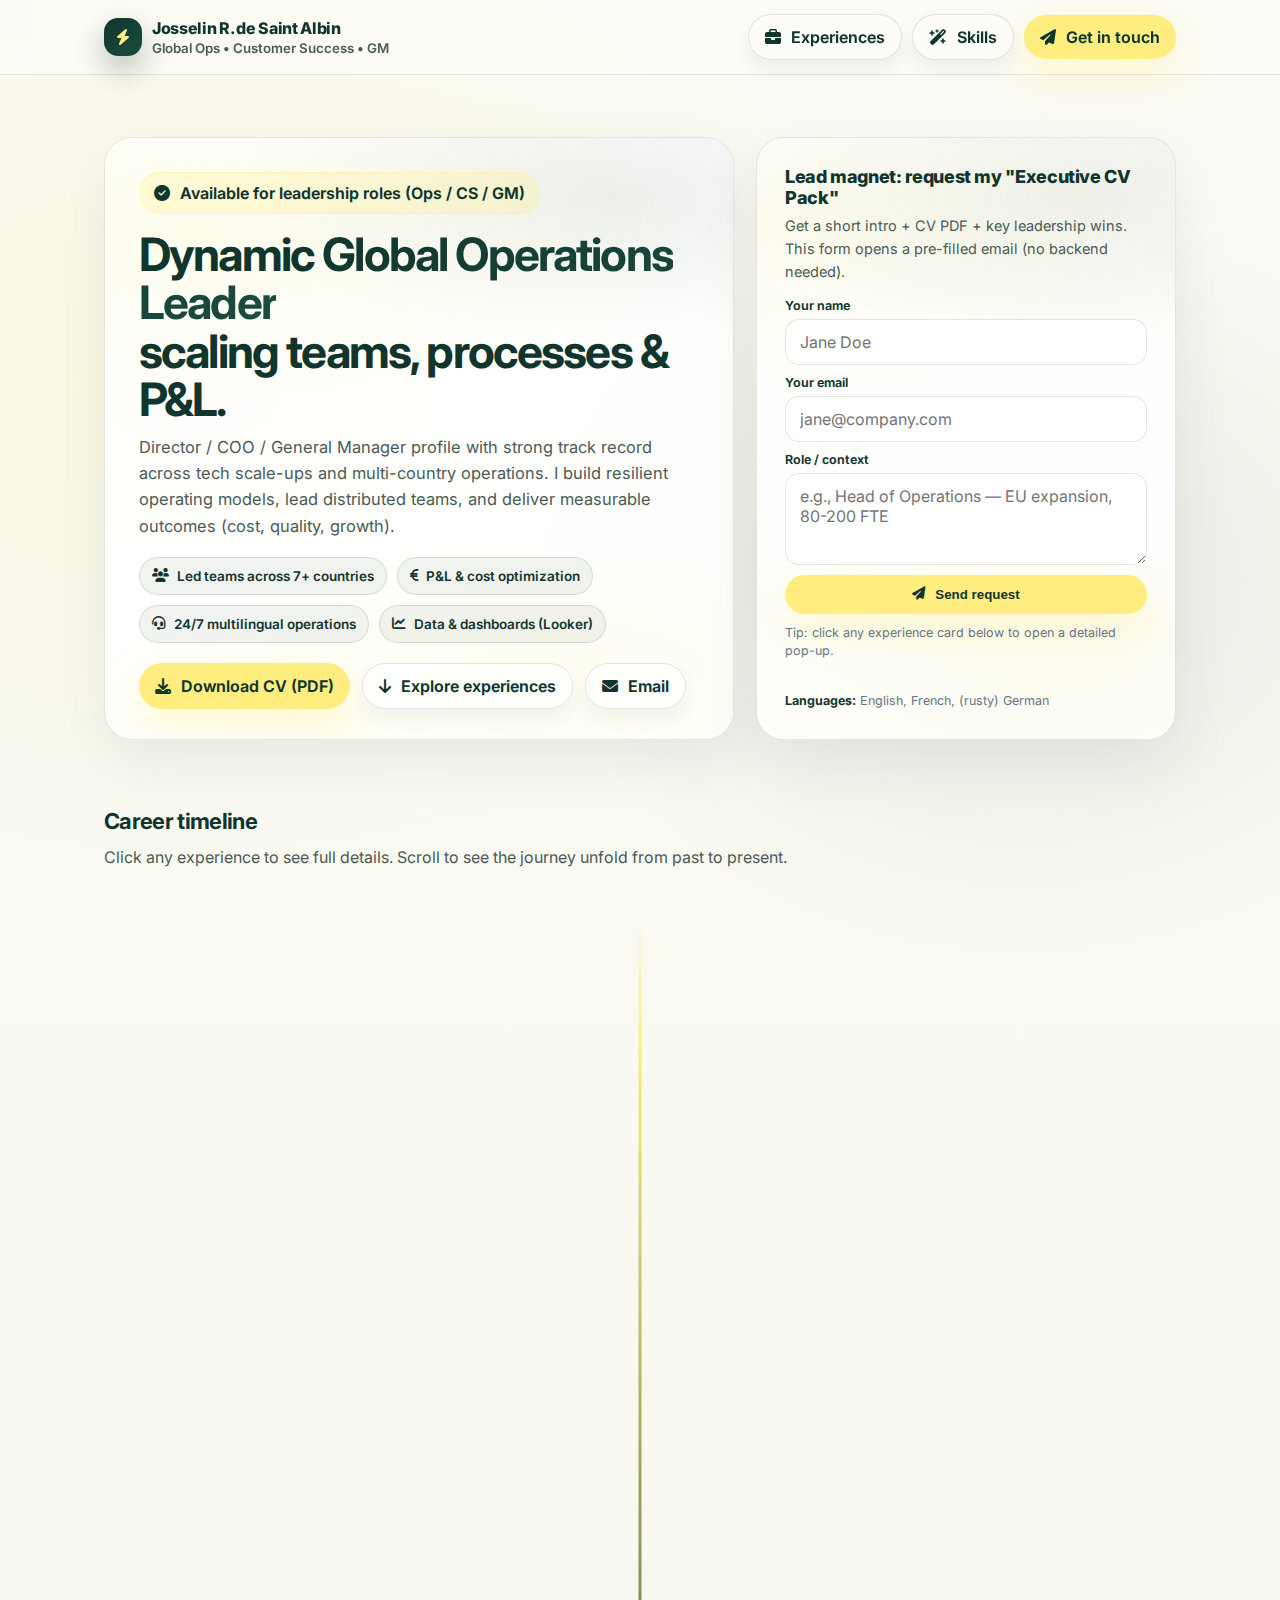
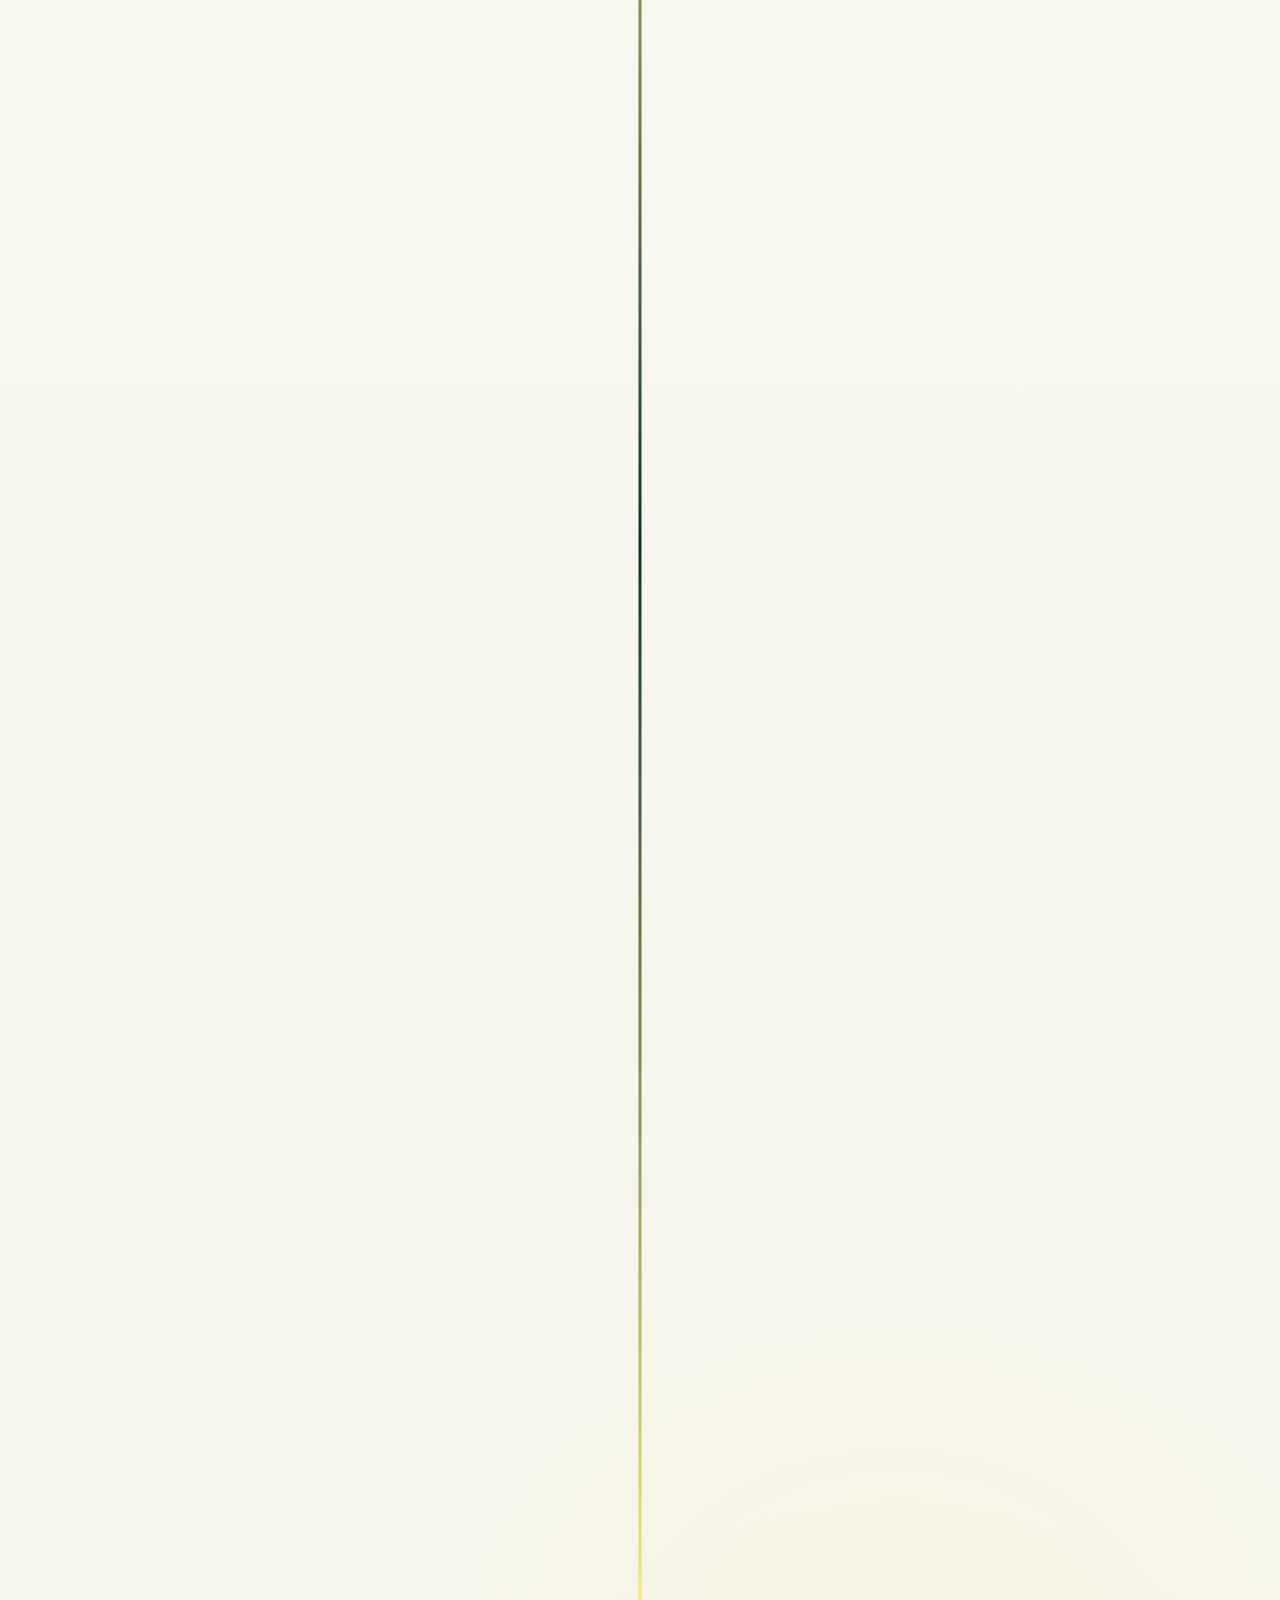
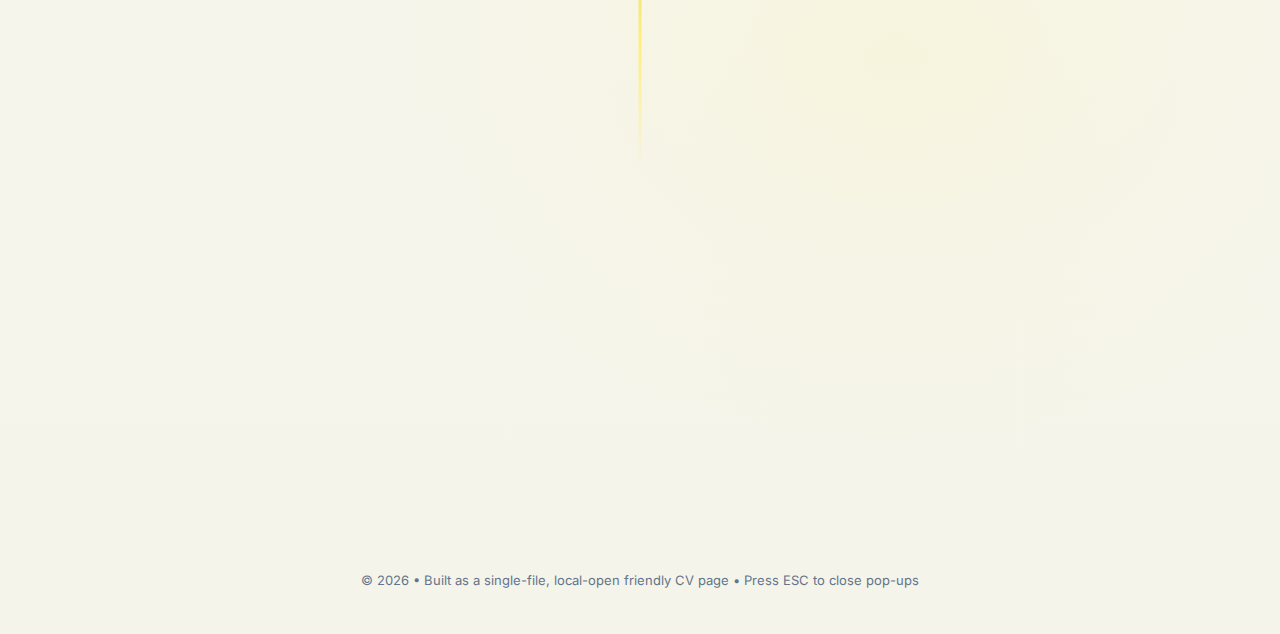
<file: index.html>
<!doctype html>
<html lang="en">
<head>
  <meta charset="utf-8" />
  <meta name="viewport" content="width=device-width,initial-scale=1" />
  <title>Josselin Raguenet de Saint Albin — CV</title>
  <meta name="description" content="Global Operations & Customer Success leader — interactive one-page CV." />

  <!-- Fonts -->
  <link rel="preconnect" href="https://fonts.googleapis.com">
  <link rel="preconnect" href="https://fonts.gstatic.com" crossorigin>
  <link href="https://fonts.googleapis.com/css2?family=Inter:wght@300;400;500;600;700;800&display=swap" rel="stylesheet">

  <!-- Icons -->
  <link rel="stylesheet" href="https://cdnjs.cloudflare.com/ajax/libs/font-awesome/6.5.0/css/all.min.css"/>

  <style>
    :root{
      --bg0:#FBFAF4;
      --bg1:#f5f4ea;
      --ink:#10352D;
      --muted:#4a5b56;
      --card: rgba(255,255,255,.88);
      --stroke: rgba(16, 53, 45, .12);
      --shadow: 0 22px 60px rgba(16, 53, 45, .08);
      --shadow2: 0 12px 30px rgba(16, 53, 45, .06);

      /* Updated color palette */
      --primary:#10352D;     /* Deep green for titles & buttons */
      --accent:#FFEE7F;      /* Soft yellow accent */
      --accent-dark:#f5e26b; /* Slightly darker yellow for hover */
      --good:#16a34a;

      --r-lg: 28px;
      --r-md: 18px;
      --r-sm: 14px;

      --container: 1120px;
    }

    *{ box-sizing:border-box; }
    html{ scroll-behavior:smooth; }
    body{
      margin:0;
      font-family: Inter, system-ui, -apple-system, Segoe UI, Roboto, Arial, sans-serif;
      color:var(--ink);
      background:
        radial-gradient(1200px 800px at 15% 10%, rgba(255, 238, 127, .15), transparent 60%),
        radial-gradient(900px 700px at 80% 15%, rgba(16, 53, 45, .08), transparent 55%),
        radial-gradient(900px 700px at 70% 85%, rgba(255, 238, 127, .12), transparent 55%),
        linear-gradient(180deg, var(--bg0), var(--bg1));
      overflow-x:hidden;
    }

    a{ color:inherit; text-decoration:none; }
    .container{ max-width:var(--container); margin:0 auto; padding:24px; }

    /* Top bar */
    .topbar{
      position:sticky;
      top:0;
      z-index:50;
      backdrop-filter: blur(14px);
      background: rgba(251, 250, 244, .85);
      border-bottom: 1px solid var(--stroke);
    }
    .topbar-inner{
      max-width:var(--container);
      margin:0 auto;
      padding:14px 24px;
      display:flex;
      align-items:center;
      justify-content:space-between;
      gap:12px;
    }
    .brand{
      display:flex;
      align-items:center;
      gap:10px;
      font-weight:800;
      letter-spacing:-.02em;
    }
    .brand-badge{
      width:38px;height:38px;border-radius:14px;
      background: linear-gradient(135deg, var(--primary), #1a4d3f);
      box-shadow: 0 14px 30px rgba(16, 53, 45, .30);
      display:grid; place-items:center;
      color:var(--accent);
      flex:0 0 auto;
    }
    .brand small{
      display:block;
      font-weight:600;
      color:var(--muted);
      letter-spacing:0;
      margin-top:2px;
    }

    .nav{
      display:flex;
      align-items:center;
      gap:10px;
      flex-wrap:wrap;
      justify-content:flex-end;
    }

    /* Buttons (rounded pills) */
    .btn{
      display:inline-flex;
      align-items:center;
      justify-content:center;
      gap:10px;
      padding:12px 16px;
      border-radius:999px;
      border:1px solid var(--stroke);
      background: rgba(255,255,255,.75);
      box-shadow: 0 10px 20px rgba(16, 53, 45, .06);
      transition: transform .18s ease, box-shadow .18s ease, background .18s ease;
      font-weight:650;
      color: var(--primary);
      white-space:nowrap;
    }
    .btn:hover{ 
      transform: translateY(-1px); 
      box-shadow: 0 18px 30px rgba(16, 53, 45, .10); 
      background: rgba(255,255,255,.90);
    }
    .btn:active{ transform: translateY(0px); }
    .btn-primary{
      color:var(--primary);
      border:0;
      background: var(--accent);
      box-shadow: 0 18px 40px rgba(255, 238, 127, .35);
    }
    .btn-primary:hover{ 
      box-shadow: 0 22px 50px rgba(255, 238, 127, .45); 
      background: var(--accent-dark);
    }
    .btn-ghost{
      background: rgba(255,255,255,.30);
      backdrop-filter: blur(10px);
    }

    /* Hero */
    .hero{
      padding:38px 0 18px;
    }
    .hero-grid{
      display:grid;
      grid-template-columns: 1.2fr .8fr;
      gap:22px;
      align-items:stretch;
    }
    @media (max-width: 980px){
      .hero-grid{ grid-template-columns:1fr; }
    }

    .panel{
      border-radius: var(--r-lg);
      background: var(--card);
      border: 1px solid var(--stroke);
      box-shadow: var(--shadow);
      overflow:hidden;
      position:relative;
    }
    .panel::before{
      content:"";
      position:absolute;
      inset:-2px;
      background: radial-gradient(900px 280px at 15% 15%, rgba(255, 238, 127, .12), transparent 60%),
                  radial-gradient(700px 260px at 80% 10%, rgba(16, 53, 45, .08), transparent 55%),
                  radial-gradient(700px 260px at 70% 90%, rgba(255, 238, 127, .10), transparent 55%);
      pointer-events:none;
    }
    .panel > *{ position:relative; }

    .hero-left{ padding:34px 34px 30px; }
    .kicker{
      display:inline-flex;
      align-items:center;
      gap:10px;
      padding:10px 14px;
      border-radius:999px;
      background: rgba(255, 238, 127, .25);
      border:1px solid rgba(255, 238, 127, .40);
      font-weight:650;
      color:var(--primary);
      width:fit-content;
    }
    .kicker i{ color:var(--primary); }

    h1{
      margin:16px 0 10px;
      font-size: clamp(30px, 3.6vw, 48px);
      letter-spacing:-.04em;
      line-height:1.05;
      color:var(--primary);
    }
    .headline-grad{
      background: linear-gradient(135deg, var(--primary), #1a4d3f);
      -webkit-background-clip:text;
      background-clip:text;
      color:transparent;
    }

    .subhead{
      margin: 0 0 18px;
      font-size: 16.5px;
      color: var(--muted);
      line-height: 1.6;
      max-width: 62ch;
    }

    .pill-row{
      display:flex;
      gap:10px;
      flex-wrap:wrap;
      margin-top: 14px;
    }
    .pill{
      display:inline-flex;
      align-items:center;
      gap:8px;
      padding:10px 12px;
      border-radius:999px;
      background: rgba(16, 53, 45, .06);
      border:1px solid rgba(16, 53, 45, .12);
      color:var(--primary);
      font-weight:600;
      font-size: 13.5px;
    }
    .pill i{ color: var(--primary); }

    .hero-actions{
      display:flex;
      gap:12px;
      flex-wrap:wrap;
      margin-top: 20px;
    }

    /* Lead magnet card */
    .hero-right{
      padding:28px;
      display:flex;
      flex-direction:column;
      gap:14px;
      justify-content:space-between;
    }
    .lead-title{
      font-size: 18px;
      font-weight:800;
      letter-spacing:-.02em;
      margin: 0 0 6px;
      color:var(--primary);
    }
    .lead-desc{
      margin: 0 0 14px;
      color: var(--muted);
      font-size: 14.5px;
      line-height:1.6;
    }

    .form{
      display:grid;
      gap:10px;
    }
    .field{
      display:grid;
      gap:6px;
    }
    label{
      font-size: 12.5px;
      color: var(--primary);
      font-weight:650;
    }
    input, textarea{
      width:100%;
      padding:12px 14px;
      border-radius: 14px;
      border: 1px solid var(--stroke);
      background: rgba(255,255,255,.85);
      outline:none;
      font: inherit;
      color: var(--ink);
      transition: box-shadow .18s ease, border-color .18s ease;
    }
    textarea{ min-height: 92px; resize: vertical; }
    input:focus, textarea:focus{
      border-color: var(--primary);
      box-shadow: 0 0 0 6px rgba(16, 53, 45, .12);
    }
    .hint{
      color:#64748b;
      font-size: 12.5px;
      line-height:1.5;
    }

    /* Sections */
    .section{
      margin-top: 22px;
      padding: 28px 0 0;
    }
    .section h2{
      margin: 0 0 10px;
      font-size: 22px;
      letter-spacing:-.03em;
      color:var(--primary);
    }
    .section p{
      margin: 0 0 16px;
      color: var(--muted);
      max-width: 85ch;
      line-height: 1.7;
    }

    /* Timeline */
    .timeline{
      position: relative;
      max-width: 1000px;
      margin: 50px auto 0;
      padding: 40px 20px;
    }

    /* Vertical line */
    .timeline::before{
      content: '';
      position: absolute;
      left: 50%;
      top: 0;
      bottom: 0;
      width: 3px;
      background: linear-gradient(180deg, 
        transparent, 
        var(--accent) 5%, 
        var(--primary) 50%, 
        var(--accent) 95%, 
        transparent
      );
      transform: translateX(-50%);
    }

    @media (max-width: 768px){
      .timeline::before{
        left: 30px;
      }
    }

    /* Timeline item container */
    .timeline-item{
      position: relative;
      margin-bottom: 60px;
      width: 100%;
      opacity: 0;
      transform: translateY(30px);
      transition: opacity 0.6s ease, transform 0.6s ease;
    }

    .timeline-item.is-visible{
      opacity: 1;
      transform: translateY(0);
    }

    /* Date marker on the line */
    .timeline-date{
      position: absolute;
      left: 50%;
      top: 0;
      transform: translateX(-50%);
      background: var(--accent);
      color: var(--primary);
      padding: 8px 16px;
      border-radius: 999px;
      font-weight: 800;
      font-size: 13px;
      white-space: nowrap;
      box-shadow: 0 8px 24px rgba(255, 238, 127, .40);
      border: 2px solid var(--primary);
      z-index: 2;
    }

    @media (max-width: 768px){
      .timeline-date{
        left: 30px;
        transform: translateX(-50%);
        font-size: 11px;
        padding: 6px 12px;
      }
    }

    /* Node/dot on timeline */
    .timeline-node{
      position: absolute;
      left: 50%;
      top: 40px;
      width: 20px;
      height: 20px;
      background: var(--primary);
      border: 4px solid var(--accent);
      border-radius: 50%;
      transform: translateX(-50%);
      box-shadow: 0 0 0 8px rgba(255, 238, 127, .20);
      z-index: 1;
      transition: transform 0.3s ease, box-shadow 0.3s ease;
    }

    .timeline-item:hover .timeline-node{
      transform: translateX(-50%) scale(1.3);
      box-shadow: 0 0 0 12px rgba(255, 238, 127, .30);
    }

    @media (max-width: 768px){
      .timeline-node{
        left: 30px;
      }
      .timeline-item:hover .timeline-node{
        transform: translateX(-50%) scale(1.3);
      }
    }

    /* Content card - alternating left/right */
    .timeline-content{
      position: relative;
      width: 45%;
      padding: 24px;
      background: rgba(255,255,255,.90);
      border-radius: 22px;
      border: 1px solid var(--stroke);
      box-shadow: var(--shadow2);
      cursor: pointer;
      transition: transform 0.3s ease, box-shadow 0.3s ease;
      margin-top: 50px;
    }

    .timeline-content:hover{
      transform: translateY(-6px);
      box-shadow: 0 24px 50px rgba(16, 53, 45, .14);
    }

    /* Arrow pointing to timeline */
    .timeline-content::before{
      content: '';
      position: absolute;
      top: 30px;
      width: 0;
      height: 0;
      border-style: solid;
    }

    /* Left side items */
    .timeline-item.left .timeline-content{
      margin-left: 0;
      margin-right: auto;
    }

    .timeline-item.left .timeline-content::before{
      right: -12px;
      border-width: 12px 0 12px 12px;
      border-color: transparent transparent transparent rgba(255,255,255,.90);
    }

    /* Right side items */
    .timeline-item.right .timeline-content{
      margin-left: auto;
      margin-right: 0;
    }

    .timeline-item.right .timeline-content::before{
      left: -12px;
      border-width: 12px 12px 12px 0;
      border-color: transparent rgba(255,255,255,.90) transparent transparent;
    }

    @media (max-width: 768px){
      .timeline-content{
        width: calc(100% - 80px);
        margin-left: 70px !important;
        margin-right: 0 !important;
      }

      .timeline-item.left .timeline-content::before,
      .timeline-item.right .timeline-content::before{
        left: -12px;
        right: auto;
        border-width: 12px 12px 12px 0;
        border-color: transparent rgba(255,255,255,.90) transparent transparent;
      }
    }

    /* Card content styling */
    .timeline-badge{
      display: inline-flex;
      align-items: center;
      gap: 8px;
      padding: 8px 12px;
      border-radius: 999px;
      background: rgba(16, 53, 45, .08);
      border: 1px solid rgba(16, 53, 45, .15);
      color: var(--primary);
      font-weight: 700;
      font-size: 12px;
      margin-bottom: 12px;
    }

    .timeline-badge i{
      color: var(--primary);
    }

    .timeline-role{
      font-size: 19px;
      font-weight: 800;
      letter-spacing: -.02em;
      margin: 8px 0 6px;
      color: var(--primary);
      line-height: 1.2;
    }

    .timeline-company{
      color: var(--primary);
      font-weight: 700;
      font-size: 15px;
      margin: 0 0 12px;
      opacity: .85;
    }

    .timeline-teaser{
      color: var(--muted);
      font-size: 14px;
      line-height: 1.6;
      margin: 0;
    }

    /* Modal - Updated for 60% width */
    .modal{
      position: fixed;
      inset: 0;
      background: rgba(16, 53, 45, .35);
      backdrop-filter: blur(8px);
      display:none;
      align-items:center;
      justify-content:center;
      padding: 20px;
      z-index: 100;
      animation: fadeInModal 0.3s ease;
    }
    
    @keyframes fadeInModal{
      from { 
        background: rgba(16, 53, 45, 0);
        backdrop-filter: blur(0px);
      }
      to { 
        background: rgba(16, 53, 45, .35);
        backdrop-filter: blur(8px);
      }
    }

    .modal[aria-hidden="false"]{ display:flex; }
    .modal-box{
      width: min(60%, 900px);
      max-height: 80vh;
      overflow:auto;
      background: rgba(251, 250, 244, .98);
      border: 1px solid rgba(255, 238, 127, .30);
      border-radius: 26px;
      box-shadow: 0 40px 80px rgba(0,0,0,.25);
      transform: translateY(20px) scale(.95);
      animation: slideUpModal .35s cubic-bezier(0.34, 1.56, 0.64, 1) forwards;
    }
    
    @keyframes slideUpModal{ 
      to{ 
        transform: translateY(0px) scale(1); 
      } 
    }

    @media (max-width: 1200px){
      .modal-box{ width: min(75%, 900px); }
    }

    @media (max-width: 768px){
      .modal-box{ width: min(92%, 900px); }
    }

    .modal-head{
      padding: 22px 24px 14px;
      border-bottom: 1px solid var(--stroke);
      position: sticky;
      top: 0;
      background: rgba(251, 250, 244, .95);
      backdrop-filter: blur(10px);
      border-top-left-radius: 26px;
      border-top-right-radius: 26px;
      z-index: 2;
    }
    .modal-title{
      margin:0;
      font-size: 22px;
      letter-spacing:-.03em;
      color:var(--primary);
    }
    .modal-sub{
      margin:6px 0 0;
      color: var(--primary);
      font-weight:700;
      opacity:.85;
    }
    .modal-meta{
      margin: 10px 0 0;
      display:flex;
      gap:10px;
      flex-wrap:wrap;
      align-items:center;
      color:#64748b;
      font-weight:650;
      font-size: 13px;
    }
    .chip{
      display:inline-flex;
      align-items:center;
      gap:8px;
      padding:8px 10px;
      border-radius:999px;
      background: rgba(16, 53, 45, .06);
      border: 1px solid rgba(16, 53, 45, .10);
      color:var(--primary);
    }
    .modal-close{
      position:absolute;
      right: 14px;
      top: 12px;
      border: 1px solid var(--stroke);
      background: rgba(255,255,255,.85);
      width: 42px; height: 42px;
      border-radius: 999px;
      display:grid; place-items:center;
      cursor:pointer;
      transition: transform .18s ease, box-shadow .18s ease;
      color:var(--primary);
    }
    .modal-close:hover{ 
      transform: translateY(-1px); 
      box-shadow: 0 14px 26px rgba(16, 53, 45, .16); 
      background: var(--accent);
    }

    .modal-body{ padding: 18px 24px 24px; }
    .bullets{
      display:grid;
      gap: 12px;
      margin-top: 12px;
    }
    .bullet{
      display:flex;
      gap:12px;
      align-items:flex-start;
      padding: 14px 14px;
      border-radius: 18px;
      background: rgba(255, 238, 127, .12);
      border: 1px solid rgba(255, 238, 127, .30);
    }
    .bullet i{
      margin-top: 2px;
      color: var(--primary);
      flex:0 0 auto;
      width: 18px;
      text-align:center;
    }
    .bullet p{
      margin:0;
      color:var(--ink);
      line-height:1.65;
      font-size: 14.5px;
    }

    /* Two-column info - Now clickable */
    .info-grid{
      display:grid;
      grid-template-columns: 1fr 1fr;
      gap: 14px;
    }
    @media (max-width: 860px){ .info-grid{ grid-template-columns:1fr; } }
    .info{
      padding: 18px;
      border-radius: 22px;
      background: rgba(255,255,255,.88);
      border: 1px solid var(--stroke);
      box-shadow: var(--shadow2);
      cursor: pointer;
      transition: transform 0.3s ease, box-shadow 0.3s ease;
    }
    .info:hover{
      transform: translateY(-4px);
      box-shadow: 0 20px 40px rgba(16, 53, 45, .12);
    }
    .info h3{
      margin:0 0 10px;
      font-size: 16.5px;
      letter-spacing:-.02em;
      color:var(--primary);
    }
    .tags{
      display:flex;
      flex-wrap:wrap;
      gap:10px;
    }
    .tag{
      display:inline-flex;
      align-items:center;
      gap:8px;
      padding:10px 12px;
      border-radius:999px;
      background: rgba(255, 238, 127, .20);
      border:1px solid rgba(255, 238, 127, .45);
      color:var(--primary);
      font-weight:700;
      font-size: 13px;
    }
    .tag i{ color: var(--primary); }

    /* Footer */
    footer{
      margin: 28px 0 22px;
      color:#64748b;
      font-size: 13px;
      text-align:center;
    }

    /* Scroll reveal */
    .reveal{
      opacity:0;
      transform: translateY(10px);
      transition: opacity .35s ease, transform .35s ease;
    }
    .reveal.is-visible{
      opacity:1;
      transform: translateY(0);
    }

    /* Reduce motion */
    @media (prefers-reduced-motion: reduce){
      html{ scroll-behavior:auto; }
      .btn, .timeline-content, .reveal, .modal-box, .timeline-item, .info{ transition:none !important; animation:none !important; }
    }
  </style>
</head>

<body>
  <div class="topbar">
    <div class="topbar-inner">
      <div class="brand">
        <div class="brand-badge" aria-hidden="true"><i class="fa-solid fa-bolt"></i></div>
        <div>
          Josselin R. de Saint Albin
          <small>Global Ops • Customer Success • GM</small>
        </div>
      </div>

      <nav class="nav" aria-label="Primary navigation">
        <a class="btn btn-ghost" href="#experience"><i class="fa-solid fa-briefcase"></i> Experiences</a>
        <a class="btn btn-ghost" href="#skills"><i class="fa-solid fa-wand-magic-sparkles"></i> Skills</a>
        <a class="btn btn-primary" href="#contact"><i class="fa-solid fa-paper-plane"></i> Get in touch</a>
      </nav>
    </div>
  </div>

  <main class="container">
    <!-- HERO -->
    <section class="hero">
      <div class="hero-grid">
        <div class="panel hero-left reveal">
          <div class="kicker"><i class="fa-solid fa-circle-check"></i> Available for leadership roles (Ops / CS / GM)</div>

          <h1>
            Dynamic <span class="headline-grad">Global Operations Leader</span><br/>
            scaling teams, processes & P&L.
          </h1>

          <p class="subhead">
            Director / COO / General Manager profile with strong track record across tech scale-ups and multi-country operations.
            I build resilient operating models, lead distributed teams, and deliver measurable outcomes (cost, quality, growth).
          </p>

          <div class="pill-row" aria-label="Quick highlights">
            <div class="pill"><i class="fa-solid fa-users"></i> Led teams across 7+ countries</div>
            <div class="pill"><i class="fa-solid fa-euro-sign"></i> P&L & cost optimization</div>
            <div class="pill"><i class="fa-solid fa-headset"></i> 24/7 multilingual operations</div>
            <div class="pill"><i class="fa-solid fa-chart-line"></i> Data & dashboards (Looker)</div>
          </div>

          <div class="hero-actions">
            <a class="btn btn-primary" href="./Josselin Raguenet de Saint Albin_CV 2026 - EN_lite.pdf" download>
              <i class="fa-solid fa-download"></i> Download CV (PDF)
            </a>
            <a class="btn" href="#experience"><i class="fa-solid fa-arrow-down"></i> Explore experiences</a>
            <a class="btn" href="mailto:joss.r.de.st.albin@me.com?subject=Role%20opportunity%20-%20Josselin%20Raguenet%20de%20Saint%20Albin">
              <i class="fa-solid fa-envelope"></i> Email
            </a>
          </div>
        </div>

        <aside class="panel hero-right reveal" id="contact">
          <div>
            <h2 class="lead-title">Lead magnet: request my "Executive CV Pack"</h2>
            <p class="lead-desc">
              Get a short intro + CV PDF + key leadership wins. This form opens a pre-filled email (no backend needed).
            </p>

            <form class="form" id="leadForm">
              <div class="field">
                <label for="name">Your name</label>
                <input id="name" name="name" autocomplete="name" placeholder="Jane Doe" required />
              </div>

              <div class="field">
                <label for="email">Your email</label>
                <input id="email" name="email" type="email" autocomplete="email" placeholder="jane@company.com" required />
              </div>

              <div class="field">
                <label for="role">Role / context</label>
                <textarea id="role" name="role" placeholder="e.g., Head of Operations — EU expansion, 80-200 FTE"></textarea>
              </div>

              <button class="btn btn-primary" type="submit">
                <i class="fa-solid fa-paper-plane"></i> Send request
              </button>

              <div class="hint">
                Tip: click any experience card below to open a detailed pop-up.
              </div>
            </form>
          </div>

          <div class="hint">
            <strong style="color:#10352D">Languages:</strong> English, French, (rusty) German
          </div>
        </aside>
      </div>
    </section>

    <!-- EXPERIENCE TIMELINE -->
    <section class="section" id="experience">
      <h2 class="reveal">Career timeline</h2>
      <p class="reveal">Click any experience to see full details. Scroll to see the journey unfold from past to present.</p>

      <div class="timeline">
        <!-- 1. Bits of Apples (LEFT) -->
        <div class="timeline-item left" data-modal="m_boa">
          <div class="timeline-date">2010 — 2013</div>
          <div class="timeline-node"></div>
          <div class="timeline-content" role="button" tabindex="0">
            <div class="timeline-badge"><i class="fa-brands fa-apple"></i> Entrepreneurship</div>
            <div class="timeline-role">Founder</div>
            <div class="timeline-company">Bits of Apples • Paris</div>
            <p class="timeline-teaser">Apple products/software implementation & support; hands-on client delivery and operations.</p>
          </div>
        </div>

        <!-- 2. Teleperformance SPM (RIGHT) -->
        <div class="timeline-item right" data-modal="m_tp_spm">
          <div class="timeline-date">Sep 2013 — Oct 2014</div>
          <div class="timeline-node"></div>
          <div class="timeline-content" role="button" tabindex="0">
            <div class="timeline-badge"><i class="fa-solid fa-diagram-project"></i> Business Setup</div>
            <div class="timeline-role">Senior Project Manager Africa</div>
            <div class="timeline-company">Teleperformance (TLScontact)</div>
            <p class="timeline-teaser">Launched 15 entities; managed €20.1M budget; 10,300 sqm fitted; 410 staff hired & trained.</p>
          </div>
        </div>

        <!-- 3. Teleperformance RM (LEFT) -->
        <div class="timeline-item left" data-modal="m_tp_rm">
          <div class="timeline-date">Nov 2014 — Apr 2017</div>
          <div class="timeline-node"></div>
          <div class="timeline-content" role="button" tabindex="0">
            <div class="timeline-badge"><i class="fa-solid fa-globe-africa"></i> General Management</div>
            <div class="timeline-role">Regional Manager Africa</div>
            <div class="timeline-company">Teleperformance (TLScontact) • Lagos</div>
            <p class="timeline-teaser">300+ staff across 17 countries; opened 6 offices; €7M OPEX; ISO 27001; +19% net sales.</p>
          </div>
        </div>

        <!-- 4. Consultant (RIGHT) -->
        <div class="timeline-item right" data-modal="m_consult">
          <div class="timeline-date">May 2017 — Apr 2018</div>
          <div class="timeline-node"></div>
          <div class="timeline-content" role="button" tabindex="0">
            <div class="timeline-badge"><i class="fa-solid fa-compass-drafting"></i> Consulting</div>
            <div class="timeline-role">Consultant</div>
            <div class="timeline-company">Freelance • Africa</div>
            <p class="timeline-teaser">Helped businesses invest and deploy operations across African markets.</p>
          </div>
        </div>

        <!-- 5. Meero CS (LEFT) -->
        <div class="timeline-item left" data-modal="m_meero_cs">
          <div class="timeline-date">May 2018 — Oct 2019</div>
          <div class="timeline-node"></div>
          <div class="timeline-content" role="button" tabindex="0">
            <div class="timeline-badge"><i class="fa-solid fa-chart-line"></i> Hypergrowth Scaling</div>
            <div class="timeline-role">Head of Customer Service</div>
            <div class="timeline-company">Meero • Global</div>
            <p class="timeline-teaser">Built 70+ FTE across 4 offices; defined CS strategy, tools, KPIs; +400% activity in 18 months.</p>
          </div>
        </div>

        <!-- 6. Meero Ops (RIGHT) -->
        <div class="timeline-item right" data-modal="m_meero_ops">
          <div class="timeline-date">Nov 2019 — Feb 2022</div>
          <div class="timeline-node"></div>
          <div class="timeline-content" role="button" tabindex="0">
            <div class="timeline-badge"><i class="fa-solid fa-headset"></i> Support Ops / P&L</div>
            <div class="timeline-role">Global Head of Support Operations</div>
            <div class="timeline-company">Meero (Difuse.ly) • Paris</div>
            <p class="timeline-teaser">-80% cost reduction, offshoring to Bangalore for 24/7 multilingual coverage + outsourcing certain tasks to BPO.</p>
          </div>
        </div>

        <!-- 7. Malt (LEFT) -->
        <div class="timeline-item left" data-modal="m_malt">
          <div class="timeline-date">Mar 2022 — May 2023</div>
          <div class="timeline-node"></div>
          <div class="timeline-content" role="button" tabindex="0">
            <div class="timeline-badge"><i class="fa-solid fa-users"></i> Marketplace / Scale-up</div>
            <div class="timeline-role">Global Director — Community Success & Care</div>
            <div class="timeline-company">Malt • Paris</div>
            <p class="timeline-teaser">Built Acquisition→Activation→Retention→Support ops from scratch; teams across 7 EU countries.</p>
          </div>
        </div>

        <!-- 8. Gadimat (RIGHT) -->
        <div class="timeline-item right" data-modal="m_gadimat">
          <div class="timeline-date">Jan 2024 — Present</div>
          <div class="timeline-node"></div>
          <div class="timeline-content" role="button" tabindex="0">
            <div class="timeline-badge"><i class="fa-solid fa-industry"></i> Manufacturing / Logistics</div>
            <div class="timeline-role">Deputy to the CEO</div>
            <div class="timeline-company">Gadimat • Agadir</div>
            <p class="timeline-teaser">P&L management for new furniture factory, process design, digitization, 20-truck fleet ops.</p>
          </div>
        </div>
      </div>
    </section>

    <!-- SKILLS -->
    <section class="section" id="skills">
      <h2 class="reveal">What I bring</h2>
      <p class="reveal">Click each card to see detailed examples from real experiences.</p>

      <div class="info-grid">
        <div class="info reveal" data-modal="m_leadership" role="button" tabindex="0">
          <h3><i class="fa-solid fa-sparkles"></i> Core leadership strengths</h3>
          <div class="tags">
            <span class="tag"><i class="fa-solid fa-users"></i> Distributed team leadership</span>
            <span class="tag"><i class="fa-solid fa-coins"></i> P&L ownership</span>
            <span class="tag"><i class="fa-solid fa-gear"></i> Process design & scale</span>
            <span class="tag"><i class="fa-solid fa-headset"></i> Support operations</span>
            <span class="tag"><i class="fa-solid fa-handshake"></i> Cross-functional alignment</span>
            <span class="tag"><i class="fa-solid fa-shield"></i> Compliance & security</span>
          </div>
        </div>

        <div class="info reveal" data-modal="m_tools" role="button" tabindex="0">
          <h3><i class="fa-solid fa-laptop-code"></i> Tools & analytics</h3>
          <div class="tags">
            <span class="tag"><i class="fa-solid fa-cloud"></i> Salesforce</span>
            <span class="tag"><i class="fa-solid fa-chart-simple"></i> Looker dashboards</span>
            <span class="tag"><i class="fa-solid fa-language"></i> Multilingual ops (25+ langs)</span>
            <span class="tag"><i class="fa-solid fa-phone"></i> Vendor management (telecom, email, SMS)</span>
            <span class="tag"><i class="fa-solid fa-list-check"></i> Quality & performance metrics</span>
          </div>
        </div>
      </div>
    </section>

    <footer>
      © <span id="year"></span> • Built as a single-file, local-open friendly CV page • Press ESC to close pop-ups
    </footer>
  </main>

  <!-- MODALS FOR EXPERIENCES -->
  <!-- Gadimat -->
  <section class="modal" id="m_gadimat" aria-hidden="true" aria-label="Gadimat modal" role="dialog">
    <div class="modal-box" role="document">
      <header class="modal-head">
        <button class="modal-close" type="button" aria-label="Close"><i class="fa-solid fa-xmark"></i></button>
        <h3 class="modal-title">Deputy to the CEO</h3>
        <div class="modal-sub">Gadimat • Imports, wholesale & furniture production • Agadir, Morocco</div>
        <div class="modal-meta">
          <span class="chip"><i class="fa-regular fa-calendar"></i> Jan 2024 — Present</span>
          <span class="chip"><i class="fa-solid fa-coins"></i> P&L + factory setup</span>
          <span class="chip"><i class="fa-solid fa-truck"></i> 20-truck fleet</span>
        </div>
      </header>
      <div class="modal-body">
        <div class="bullets">
          <div class="bullet"><i class="fa-solid fa-check"></i><p>P&L management of a new furniture production factory.</p></div>
          <div class="bullet"><i class="fa-solid fa-check"></i><p>Designed production processes, metrics, and reporting to pilot performance.</p></div>
          <div class="bullet"><i class="fa-solid fa-check"></i><p>Led production & sales teams, business development, and logistics improvements.</p></div>
          <div class="bullet"><i class="fa-solid fa-check"></i><p>Drove digitization (invoicing, HR, admin) and improved stock & sourcing management.</p></div>
        </div>
      </div>
    </div>
  </section>

  <!-- Malt -->
  <section class="modal" id="m_malt" aria-hidden="true" aria-label="Malt modal" role="dialog">
    <div class="modal-box" role="document">
      <header class="modal-head">
        <button class="modal-close" type="button" aria-label="Close"><i class="fa-solid fa-xmark"></i></button>
        <h3 class="modal-title">Global Director — Community Success & Care</h3>
        <div class="modal-sub">Malt • Freelance marketplace • Paris, France</div>
        <div class="modal-meta">
          <span class="chip"><i class="fa-regular fa-calendar"></i> Mar 2022 — May 2023</span>
          <span class="chip"><i class="fa-solid fa-globe"></i> 7 European countries</span>
          <span class="chip"><i class="fa-solid fa-database"></i> Salesforce + Looker</span>
        </div>
      </header>
      <div class="modal-body">
        <div class="bullets">
          <div class="bullet"><i class="fa-solid fa-check"></i><p>Designed and implemented global ops from scratch across Acquisition, Activation, Retention & Support.</p></div>
          <div class="bullet"><i class="fa-solid fa-check"></i><p>Created processes aligned with Malt's business needs and growth objectives.</p></div>
          <div class="bullet"><i class="fa-solid fa-check"></i><p>Hired, trained, and structured teams across 7 European countries to hit new targets.</p></div>
          <div class="bullet"><i class="fa-solid fa-check"></i><p>Deployed Salesforce for supply account management; built metrics, standardized reporting, and Looker visualizations.</p></div>
        </div>
      </div>
    </div>
  </section>

  <!-- Meero Ops -->
  <section class="modal" id="m_meero_ops" aria-hidden="true" aria-label="Meero Support Ops modal" role="dialog">
    <div class="modal-box" role="document">
      <header class="modal-head">
        <button class="modal-close" type="button" aria-label="Close"><i class="fa-solid fa-xmark"></i></button>
        <h3 class="modal-title">Global Head of Support Operations</h3>
        <div class="modal-sub">Meero (now Difuse.ly) • Paris, France</div>
        <div class="modal-meta">
          <span class="chip"><i class="fa-regular fa-calendar"></i> Nov 2019 — Feb 2022</span>
          <span class="chip"><i class="fa-solid fa-arrow-trend-down"></i> -80% cost in 12 months</span>
          <span class="chip"><i class="fa-solid fa-clock"></i> 24/7 operations</span>
        </div>
      </header>
      <div class="modal-body">
        <div class="bullets">
          <div class="bullet"><i class="fa-solid fa-check"></i><p>Global P&L management focused on scalability and cost control.</p></div>
          <div class="bullet"><i class="fa-solid fa-check"></i><p>Launched outsourced outbound calls provider; reduced costs by 150%.</p></div>
          <div class="bullet"><i class="fa-solid fa-check"></i><p>Offshored multilingual resources to Bangalore for 24/7, multi-timezone coverage.</p></div>
          <div class="bullet"><i class="fa-solid fa-check"></i><p>Built a core management layer including an internal Project Management squad (tools, data, quality) and embedded localization needs (25+ languages).</p></div>
          <div class="bullet"><i class="fa-solid fa-check"></i><p>Co-designed tech roadmap: data & tooling, escalation loops to Product, operational & analytical dashboards (Looker), vendor management for comms stack (telecom, SMS, chat, Knowledge Base, surveys, Translation Management System...).</p></div>
        </div>
      </div>
    </div>
  </section>

  <!-- Meero CS -->
  <section class="modal" id="m_meero_cs" aria-hidden="true" aria-label="Meero Customer Service modal" role="dialog">
    <div class="modal-box" role="document">
      <header class="modal-head">
        <button class="modal-close" type="button" aria-label="Close"><i class="fa-solid fa-xmark"></i></button>
        <h3 class="modal-title">Head of Customer Service</h3>
        <div class="modal-sub">Meero • Global scale-up</div>
        <div class="modal-meta">
          <span class="chip"><i class="fa-regular fa-calendar"></i> May 2018 — Oct 2019</span>
          <span class="chip"><i class="fa-solid fa-people-group"></i> 70+ FTE</span>
          <span class="chip"><i class="fa-solid fa-arrow-trend-up"></i> +400% activity</span>
        </div>
      </header>
      <div class="modal-body">
        <div class="bullets">
          <div class="bullet"><i class="fa-solid fa-check"></i><p>Defined what Customer Service meant for Meero; built an 18-month roadmap to support hypergrowth.</p></div>
          <div class="bullet"><i class="fa-solid fa-check"></i><p>Designed international, fast-scaling operating models and implemented enabling tools.</p></div>
          <div class="bullet"><i class="fa-solid fa-check"></i><p>Structured 3 core activities and corresponding teams (70+ FTE) across Paris, NYC, Tokyo, and Bangalore.</p></div>
          <div class="bullet"><i class="fa-solid fa-check"></i><p>Defined KPIs, structured operational data, and scaled to +400% activity growth in 18 months.</p></div>
        </div>
      </div>
    </div>
  </section>

  <!-- Teleperformance RM -->
  <section class="modal" id="m_tp_rm" aria-hidden="true" aria-label="Teleperformance Regional Manager modal" role="dialog">
    <div class="modal-box" role="document">
      <header class="modal-head">
        <button class="modal-close" type="button" aria-label="Close"><i class="fa-solid fa-xmark"></i></button>
        <h3 class="modal-title">Regional Manager Africa</h3>
        <div class="modal-sub">Teleperformance (TLScontact) • Sub-Saharan Africa based in Lagos, Nigeria</div>
        <div class="modal-meta">
          <span class="chip"><i class="fa-regular fa-calendar"></i> Nov 2014 — Apr 2017</span>
          <span class="chip"><i class="fa-solid fa-building"></i> 17 countries</span>
          <span class="chip"><i class="fa-solid fa-shield-halved"></i> ISO 27001</span>
        </div>
      </header>
      <div class="modal-body">
        <div class="bullets">
          <div class="bullet"><i class="fa-solid fa-check"></i><p>Managed 300 staff; hiring/firing, performance & bonus systems; handled labor law constraints and complex cases.</p></div>
          <div class="bullet"><i class="fa-solid fa-check"></i><p>Opened 6 new offices; secured 2 major government clients in 2016 (Belgium & France).</p></div>
          <div class="bullet"><i class="fa-solid fa-check"></i><p>Drove +19% net sales increase; +€1.2M annual sales from premium service centers.</p></div>
          <div class="bullet"><i class="fa-solid fa-check"></i><p>Owned security/IT responsibility including ISO 27001 compliance and scanning technology rollout.</p></div>
          <div class="bullet"><i class="fa-solid fa-check"></i><p>Finance & legal accountability: €7M annual OPEX and P&L; cost cutting -11% in 2016; managed cashflow, audits, compliance.</p></div>
        </div>
      </div>
    </div>
  </section>

  <!-- Teleperformance SPM -->
  <section class="modal" id="m_tp_spm" aria-hidden="true" aria-label="Teleperformance Senior Project Manager modal" role="dialog">
    <div class="modal-box" role="document">
      <header class="modal-head">
        <button class="modal-close" type="button" aria-label="Close"><i class="fa-solid fa-xmark"></i></button>
        <h3 class="modal-title">Senior Project Manager Africa</h3>
        <div class="modal-sub">Teleperformance (TLScontact) • South Africa / Nigeria / Morocco</div>
        <div class="modal-meta">
          <span class="chip"><i class="fa-regular fa-calendar"></i> Sep 2013 — Oct 2014</span>
          <span class="chip"><i class="fa-solid fa-coins"></i> €20.1M budget</span>
          <span class="chip"><i class="fa-solid fa-people-group"></i> 410 hires</span>
        </div>
      </header>
      <div class="modal-body">
        <div class="bullets">
          <div class="bullet"><i class="fa-solid fa-check"></i><p>Created TLScontact entities and set up service centers in 15 new locations across Africa.</p></div>
          <div class="bullet"><i class="fa-solid fa-check"></i><p>Owned end-to-end on-site project management: legal/financial setup, real estate & fit-out, IT/security compliance, HR recruitment & training.</p></div>
          <div class="bullet"><i class="fa-solid fa-check"></i><p>Managed €20.1M total budget, delivered 10,300 sqm offices fitted, and hired/trained 410 staff.</p></div>
          <div class="bullet"><i class="fa-solid fa-check"></i><p>Supported business development and bid writing.</p></div>
        </div>
      </div>
    </div>
  </section>

  <!-- Consultant -->
  <section class="modal" id="m_consult" aria-hidden="true" aria-label="Consulting modal" role="dialog">
    <div class="modal-box" role="document">
      <header class="modal-head">
        <button class="modal-close" type="button" aria-label="Close"><i class="fa-solid fa-xmark"></i></button>
        <h3 class="modal-title">Consultant</h3>
        <div class="modal-sub">Freelance • Africa</div>
        <div class="modal-meta">
          <span class="chip"><i class="fa-regular fa-calendar"></i> May 2017 — Apr 2018</span>
          <span class="chip"><i class="fa-solid fa-compass"></i> Market entry & ops</span>
        </div>
      </header>
      <div class="modal-body">
        <div class="bullets">
          <div class="bullet"><i class="fa-solid fa-check"></i><p>Helped businesses invest and deploy operations across African markets.</p></div>
          <div class="bullet"><i class="fa-solid fa-check"></i><p>Advised on operational readiness, team setup, and execution planning.</p></div>
        </div>
      </div>
    </div>
  </section>

  <!-- Bits of Apples -->
  <section class="modal" id="m_boa" aria-hidden="true" aria-label="Bits of Apples modal" role="dialog">
    <div class="modal-box" role="document">
      <header class="modal-head">
        <button class="modal-close" type="button" aria-label="Close"><i class="fa-solid fa-xmark"></i></button>
        <h3 class="modal-title">Founder</h3>
        <div class="modal-sub">Bits of Apples • Paris, France</div>
        <div class="modal-meta">
          <span class="chip"><i class="fa-regular fa-calendar"></i> Nov 2010 — Aug 2013</span>
          <span class="chip"><i class="fa-brands fa-apple"></i> Implementation & support</span>
        </div>
      </header>
      <div class="modal-body">
        <div class="bullets">
          <div class="bullet"><i class="fa-solid fa-check"></i><p>Built a client-facing service offering around Apple products and software implementation.</p></div>
          <div class="bullet"><i class="fa-solid fa-check"></i><p>Delivered hands-on support, troubleshooting, and operational management for a small business.</p></div>
        </div>
      </div>
    </div>
  </section>

  <!-- MODALS FOR SKILLS -->
  <!-- Leadership Skills Modal -->
  <section class="modal" id="m_leadership" aria-hidden="true" aria-label="Leadership skills modal" role="dialog">
    <div class="modal-box" role="document">
      <header class="modal-head">
        <button class="modal-close" type="button" aria-label="Close"><i class="fa-solid fa-xmark"></i></button>
        <h3 class="modal-title"><i class="fa-solid fa-sparkles"></i> Core Leadership Strengths</h3>
        <div class="modal-sub">Real examples from my career demonstrating these capabilities</div>
      </header>
      <div class="modal-body">
        <div class="bullets">
          <div class="bullet">
            <i class="fa-solid fa-users"></i>
            <p><strong>Distributed Team Leadership:</strong> Led 300+ staff across 17 African countries at Teleperformance; built teams in 7 European markets at Malt; managed operations across Paris, NYC, Tokyo, and Bangalore at Meero.</p>
          </div>
          <div class="bullet">
            <i class="fa-solid fa-coins"></i>
            <p><strong>P&L Ownership:</strong> Managed €7M annual OPEX at Teleperformance with -11% cost reduction; achieved -80% cost savings at Meero while maintaining service quality; currently managing P&L for furniture production factory at Gadimat.</p>
          </div>
          <div class="bullet">
            <i class="fa-solid fa-gear"></i>
            <p><strong>Process Design & Scale:</strong> Designed production processes and metrics from scratch at Gadimat; built global Acquisition→Retention framework at Malt; established 18-month roadmap for hypergrowth at Meero with +400% activity scaling.</p>
          </div>
          <div class="bullet">
            <i class="fa-solid fa-headset"></i>
            <p><strong>Support Operations:</strong> Launched 24/7 multilingual support operations via Bangalore offshoring; reduced outbound call costs by 150% through strategic outsourcing; structured 70+ FTE across 4 global offices.</p>
          </div>
          <div class="bullet">
            <i class="fa-solid fa-handshake"></i>
            <p><strong>Cross-functional Alignment:</strong> Co-designed tech roadmap with Product and Engineering teams; embedded localization teams into operations; worked with 25+ language teams to deliver global service.</p>
          </div>
          <div class="bullet">
            <i class="fa-solid fa-shield"></i>
            <p><strong>Compliance & Security:</strong> Led ISO 27001 compliance restructuring across 17 African markets; managed IT security infrastructure safeguarding; handled legal, tax, and audit compliance for regional operations.</p>
          </div>
        </div>
      </div>
    </div>
  </section>

  <!-- Tools & Analytics Modal -->
  <section class="modal" id="m_tools" aria-hidden="true" aria-label="Tools and analytics modal" role="dialog">
    <div class="modal-box" role="document">
      <header class="modal-head">
        <button class="modal-close" type="button" aria-label="Close"><i class="fa-solid fa-xmark"></i></button>
        <h3 class="modal-title"><i class="fa-solid fa-laptop-code"></i> Tools & Analytics</h3>
        <div class="modal-sub">Concrete implementations across different roles</div>
      </header>
      <div class="modal-body">
        <div class="bullets">
          <div class="bullet">
            <i class="fa-solid fa-cloud"></i>
            <p><strong>Salesforce:</strong> Deployed as primary tool for supply account management at Malt across 7 European countries; designed workflows for freelancer acquisition, activation, and retention tracking; integrated with reporting systems for performance visibility.</p>
          </div>
          <div class="bullet">
            <i class="fa-solid fa-chart-simple"></i>
            <p><strong>Looker Dashboards:</strong> Built operational and analytical dashboards to pilot department performance at Meero; created standardized reporting and data visualizations at Malt; designed metrics and reporting systems for production KPIs at Gadimat.</p>
          </div>
          <div class="bullet">
            <i class="fa-solid fa-language"></i>
            <p><strong>Multilingual Operations (25+ languages):</strong> Embedded localization team into Customer Service operations at Meero; managed translation workflows and quality; coordinated multilingual resource allocation across global time zones.</p>
          </div>
          <div class="bullet">
            <i class="fa-solid fa-phone"></i>
            <p><strong>Vendor Management:</strong> Direct management of global communication tools including telecom, emails, SMS, chat platforms, knowledge bases, surveys, and Translation Management Systems (TMS) at Meero; negotiated and managed outsourcing contracts.</p>
          </div>
          <div class="bullet">
            <i class="fa-solid fa-list-check"></i>
            <p><strong>Quality & Performance Metrics:</strong> Defined KPIs and structured operational data for 70+ FTE teams; established performance assessment and bonus systems for 300+ staff; created logical metrics frameworks to track activity growth (+400% at Meero).</p>
          </div>
        </div>
      </div>
    </div>
  </section>

  <script>
    // Year
    document.getElementById('year').textContent = new Date().getFullYear();

    // Lead magnet form -> mailto
    document.getElementById('leadForm').addEventListener('submit', function(e){
      e.preventDefault();
      const name = document.getElementById('name').value.trim();
      const email = document.getElementById('email').value.trim();
      const role = document.getElementById('role').value.trim();

      const subject = encodeURIComponent("Executive CV Pack request — " + name);
      const body = encodeURIComponent(
        "Hi Josselin,\n\n" +
        "I'd like to receive your Executive CV Pack.\n\n" +
        "Name: " + name + "\n" +
        "Email: " + email + "\n" +
        (role ? ("Context / role:\n" + role + "\n\n") : "\n") +
        "Best,\n" + name
      );

      window.location.href = "mailto:joss.r.de.st.albin@me.com?subject=" + subject + "&body=" + body;
    });

    // Modal open/close
    const clickableItems = document.querySelectorAll('[data-modal]');
    const modals = document.querySelectorAll('.modal');

    function openModal(modalId){
      const modal = document.getElementById(modalId);
      if(!modal) return;
      modal.setAttribute('aria-hidden','false');

      // Save focus and focus close button
      modal.__prevFocus = document.activeElement;
      const closeBtn = modal.querySelector('.modal-close');
      if(closeBtn) closeBtn.focus();

      // Prevent background scroll
      document.documentElement.style.overflow = 'hidden';
      document.body.style.overflow = 'hidden';
    }

    function closeModal(modal){
      if(!modal) return;
      modal.setAttribute('aria-hidden','true');

      // Restore scroll
      document.documentElement.style.overflow = '';
      document.body.style.overflow = '';

      // Restore focus
      if(modal.__prevFocus && typeof modal.__prevFocus.focus === 'function'){
        modal.__prevFocus.focus();
      }
    }

    clickableItems.forEach(item => {
      const id = item.getAttribute('data-modal');
      
      const handler = () => openModal(id);
      
      item.addEventListener('click', handler);
      item.addEventListener('keydown', (e) => {
        if(e.key === 'Enter' || e.key === ' ') { e.preventDefault(); handler(); }
      });
    });

    modals.forEach(modal => {
      // close button
      const closeBtn = modal.querySelector('.modal-close');
      if(closeBtn){
        closeBtn.addEventListener('click', () => closeModal(modal));
      }

      // click outside
      modal.addEventListener('click', (e) => {
        if(e.target === modal) closeModal(modal);
      });
    });

    // ESC closes any open modal
    document.addEventListener('keydown', (e) => {
      if(e.key !== 'Escape') return;
      const open = document.querySelector('.modal[aria-hidden="false"]');
      if(open) closeModal(open);
    });

    // Timeline scroll reveal animation
    const timelineItemsObserve = document.querySelectorAll('.timeline-item');
    const timelineObserver = new IntersectionObserver((entries) => {
      entries.forEach((entry, index) => {
        if(entry.isIntersecting){
          // Add staggered delay for smoother appearance
          setTimeout(() => {
            entry.target.classList.add('is-visible');
          }, index * 100);
          timelineObserver.unobserve(entry.target);
        }
      });
    }, { threshold: 0.2 });

    timelineItemsObserve.forEach(item => timelineObserver.observe(item));

    // Simple scroll reveal for other elements
    const revealEls = document.querySelectorAll('.reveal');
    const io = new IntersectionObserver((entries) => {
      entries.forEach(entry => {
        if(entry.isIntersecting){
          entry.target.classList.add('is-visible');
          io.unobserve(entry.target);
        }
      });
    }, { threshold: 0.12 });

    revealEls.forEach(el => io.observe(el));
  </script>
</body>
</html>
</file>
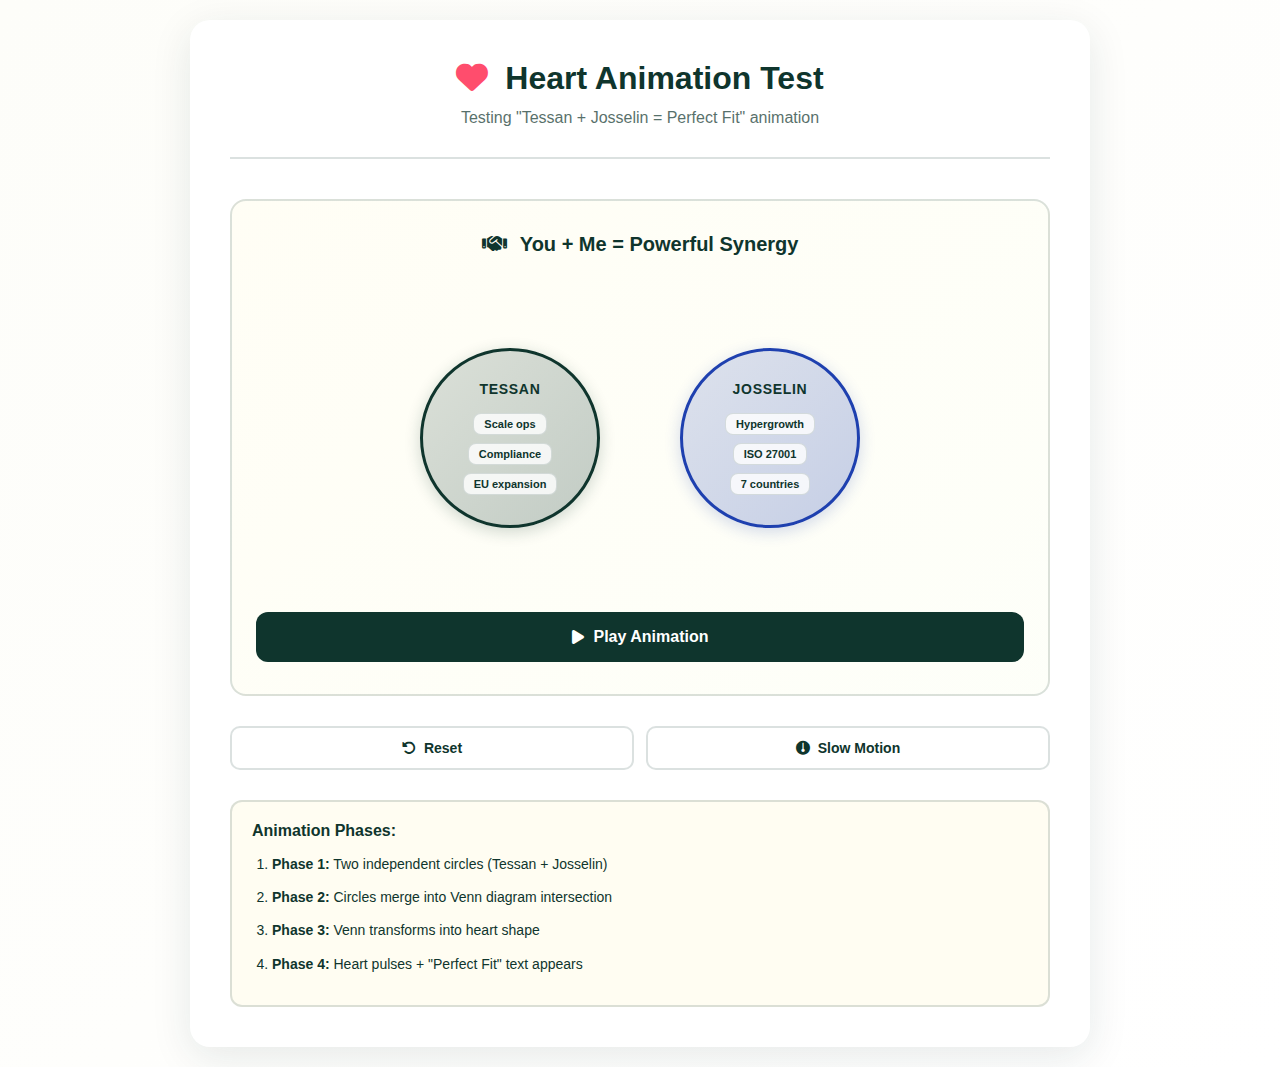
<file: hearts/index.html>
<!DOCTYPE html>
<html lang="en">
<head>
    <meta charset="UTF-8">
    <meta name="viewport" content="width=device-width, initial-scale=1.0">
    <title>Heart Animation Test - Tessan x Josselin</title>
    
    <!-- Font Awesome for icons -->
    <link rel="stylesheet" href="https://cdnjs.cloudflare.com/ajax/libs/font-awesome/6.4.0/css/all.min.css">
    
    <!-- Custom CSS -->
    <link rel="stylesheet" href="../css/hearts.css">
</head>
<body>
    <div class="test-container">
        <div class="test-header">
            <h1><i class="fa-solid fa-heart"></i> Heart Animation Test</h1>
            <p class="test-subtitle">Testing "Tessan + Josselin = Perfect Fit" animation</p>
        </div>

        <div class="animation-wrapper">
            <div class="synergy-card" id="heartAnimation">
                <h3 class="card-title">
                    <i class="fa-solid fa-handshake"></i> 
                    You + Me = Powerful Synergy
                </h3>
                
                <div class="animation-stage">
                    <!-- Circle 1: Tessan -->
                    <div class="circle circle-tessan">
                        <div class="circle-content">
                            <div class="circle-label">Tessan</div>
                            <span class="mini-tag">Scale ops</span>
                            <span class="mini-tag">Compliance</span>
                            <span class="mini-tag">EU expansion</span>
                        </div>
                    </div>

                    <!-- Circle 2: Josselin -->
                    <div class="circle circle-josselin">
                        <div class="circle-content">
                            <div class="circle-label">Josselin</div>
                            <span class="mini-tag">Hypergrowth</span>
                            <span class="mini-tag">ISO 27001</span>
                            <span class="mini-tag">7 countries</span>
                        </div>
                    </div>

                    <!-- Heart Result (hidden initially) -->
                    <div class="heart-result">
                        <i class="fa-solid fa-heart"></i>
                        <div class="heart-text">Perfect Operational Fit</div>
                    </div>
                </div>

                <button class="trigger-btn" id="triggerAnimation">
                    <i class="fa-solid fa-play"></i> Play Animation
                </button>
            </div>
        </div>

        <div class="test-controls">
            <button class="control-btn" id="resetBtn">
                <i class="fa-solid fa-rotate-left"></i> Reset
            </button>
            <button class="control-btn" id="slowBtn">
                <i class="fa-solid fa-gauge-simple"></i> Slow Motion
            </button>
        </div>

        <div class="test-notes">
            <h4>Animation Phases:</h4>
            <ol>
                <li><strong>Phase 1:</strong> Two independent circles (Tessan + Josselin)</li>
                <li><strong>Phase 2:</strong> Circles merge into Venn diagram intersection</li>
                <li><strong>Phase 3:</strong> Venn transforms into heart shape</li>
                <li><strong>Phase 4:</strong> Heart pulses + "Perfect Fit" text appears</li>
            </ol>
        </div>
    </div>

    <script src="../js/hearts.js"></script>
</body>
</html>
</file>
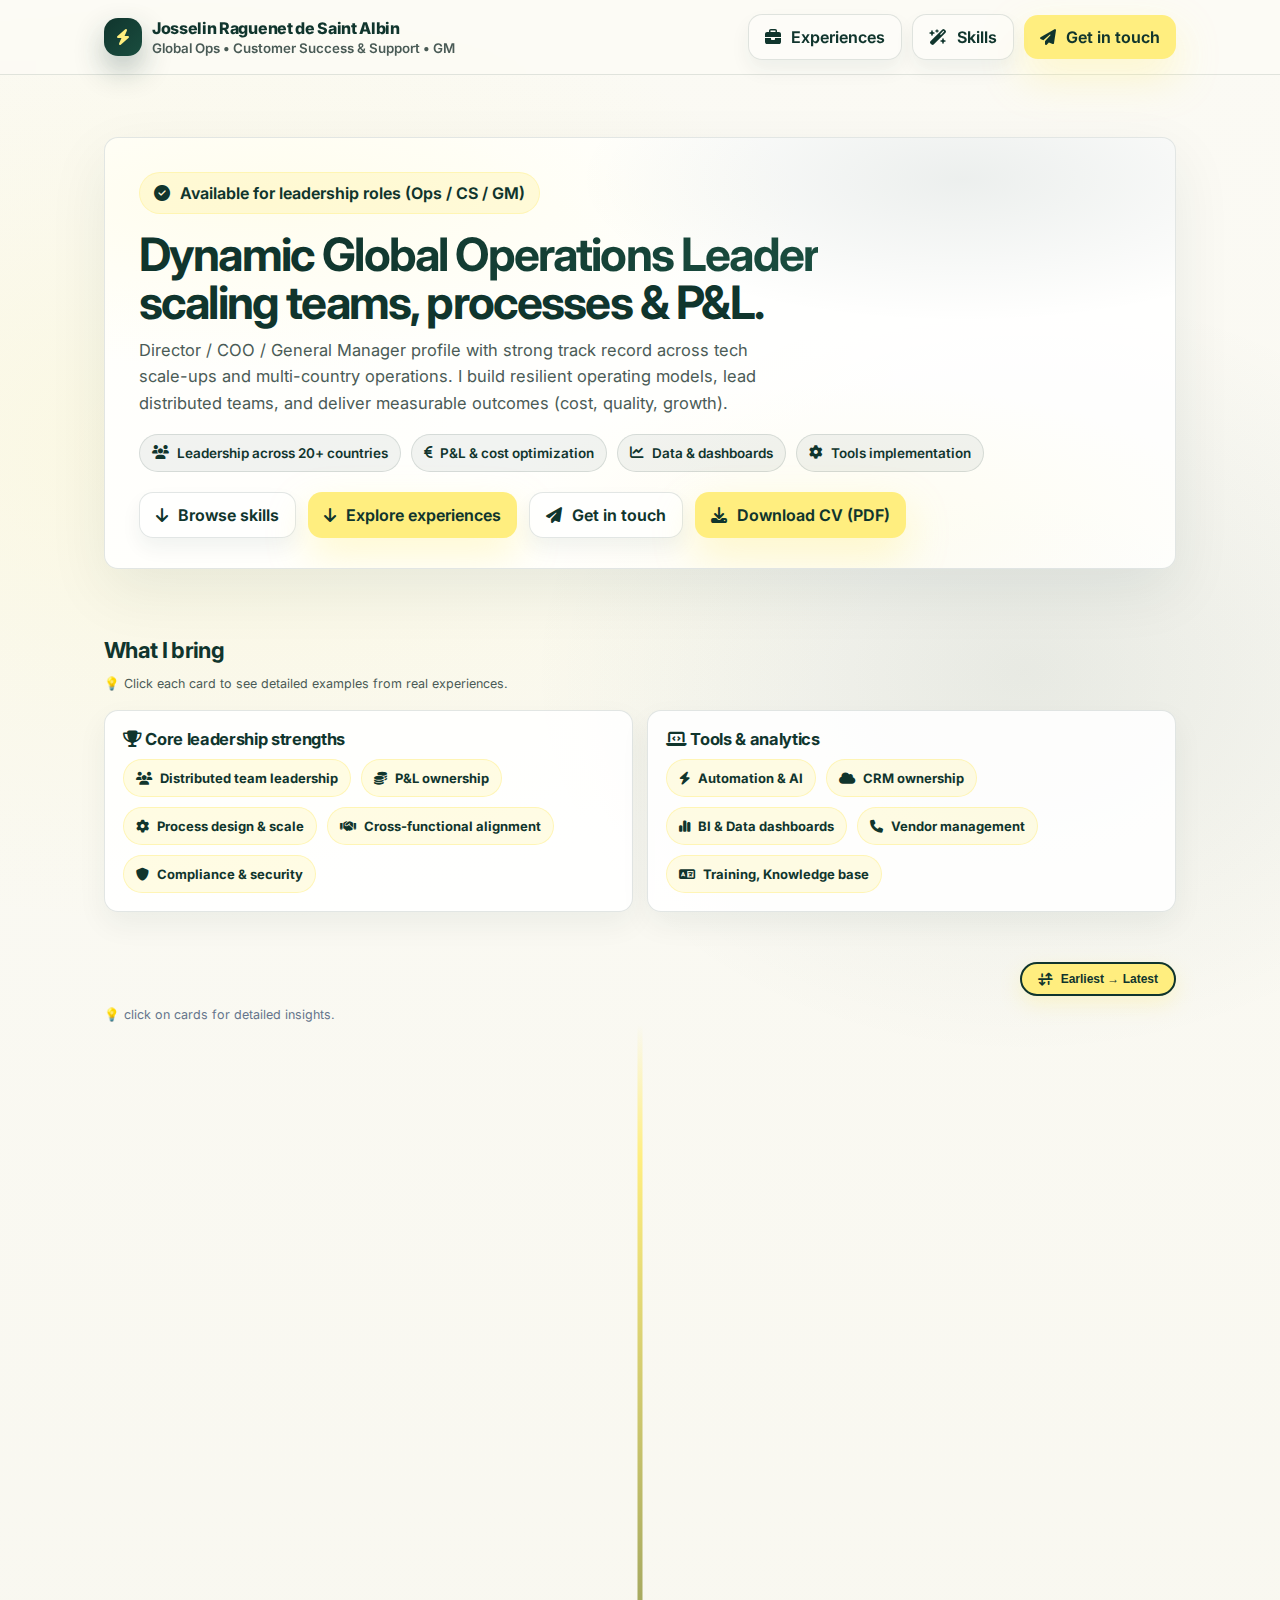
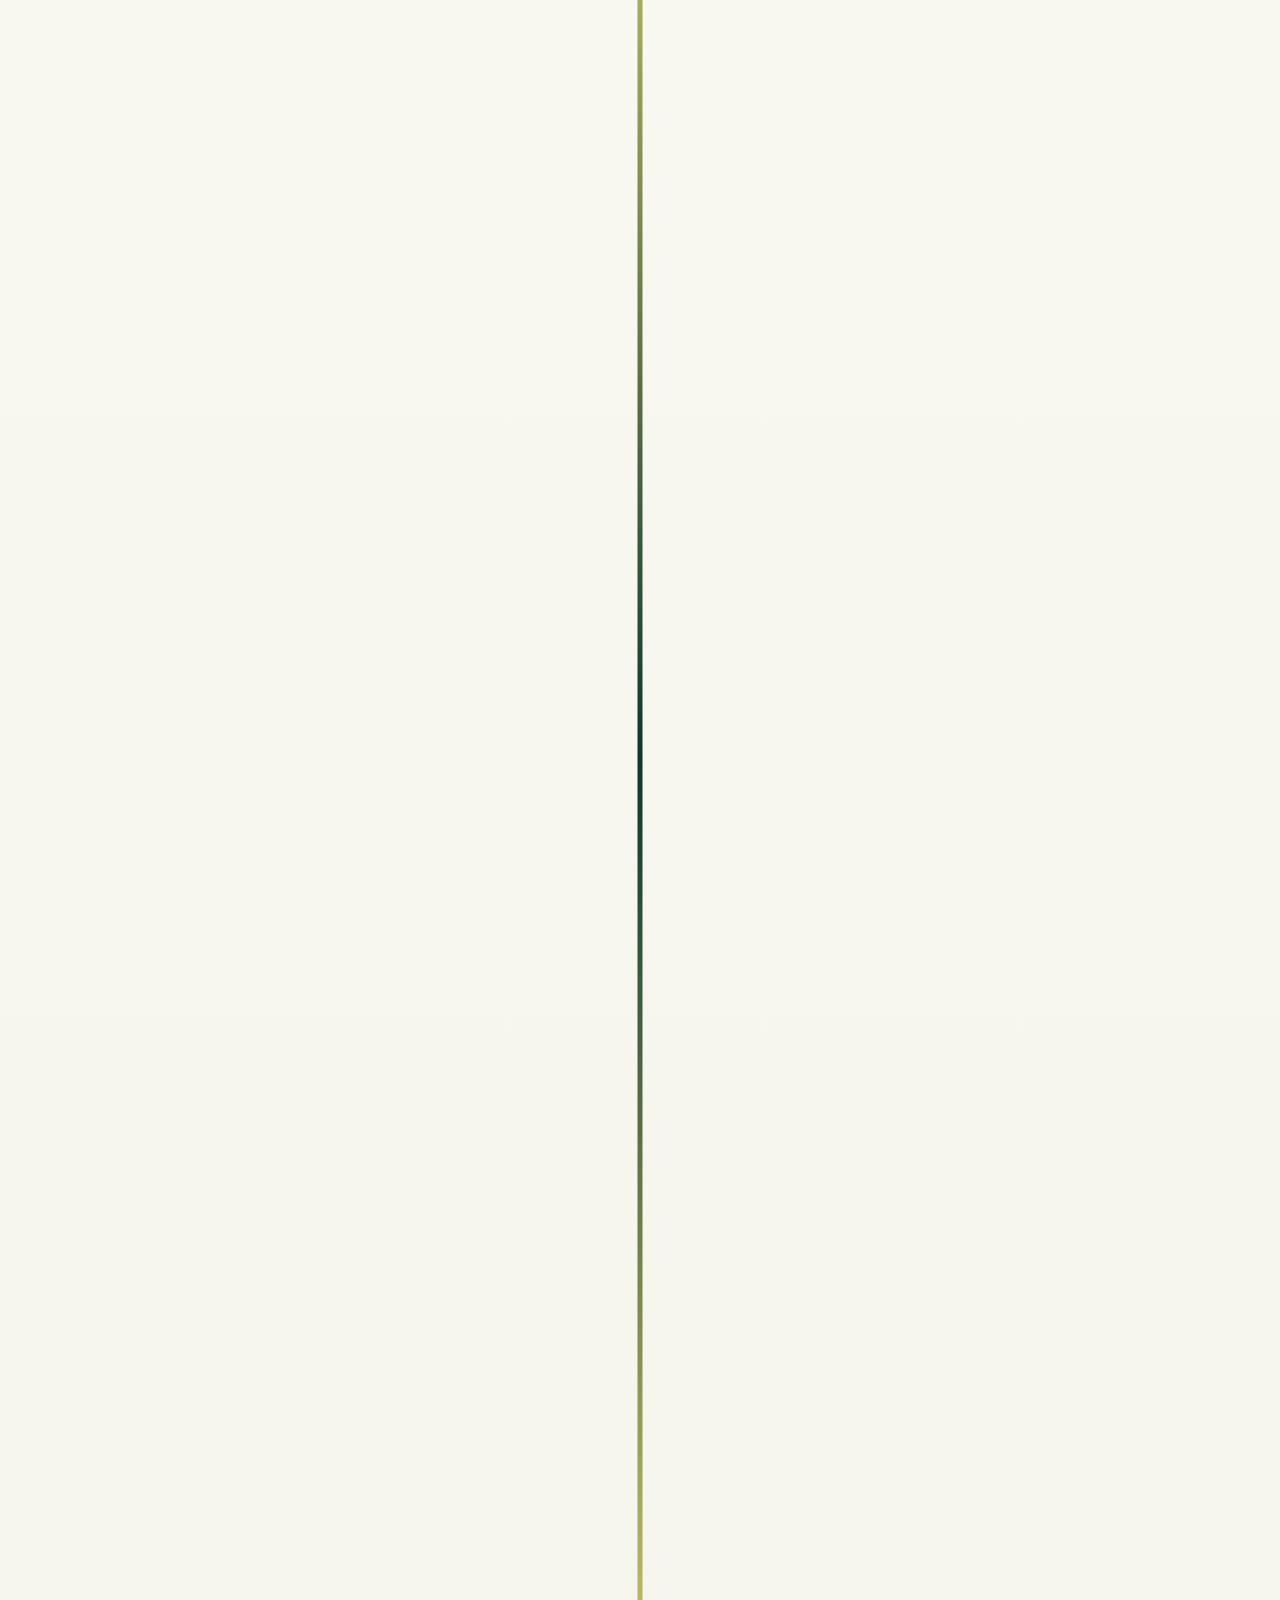
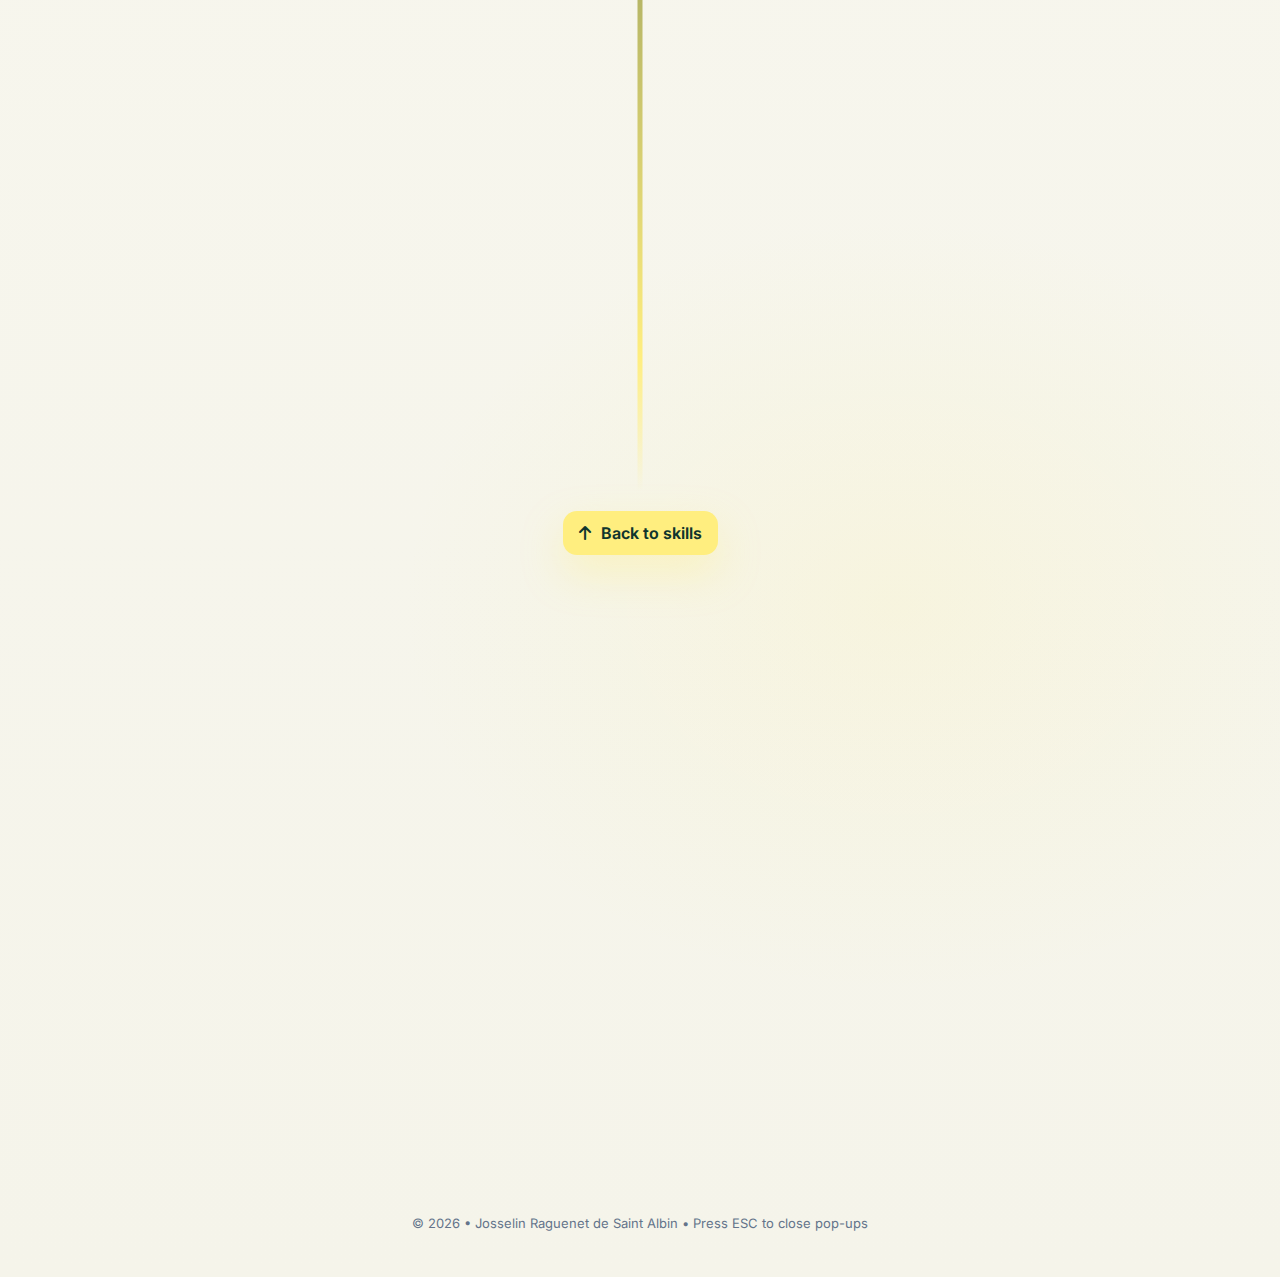
<file: cv-template.html>
<!doctype html>
<html lang="en">
<head>
  <meta charset="utf-8" />
  <meta name="viewport" content="width=device-width,initial-scale=1" />
  <title>Josselin — CV</title>
  <meta name="description" content="Global Operations & Customer Success leader — interactive one-page CV." />

  <!-- Fonts -->
  <link rel="preconnect" href="https://fonts.googleapis.com">
  <link rel="preconnect" href="https://fonts.gstatic.com" crossorigin>
  <link href="https://fonts.googleapis.com/css2?family=Inter:wght@300;400;500;600;700;800&display=swap" rel="stylesheet">

  <!-- Icons -->
  <link rel="stylesheet" href="https://cdnjs.cloudflare.com/ajax/libs/font-awesome/6.5.0/css/all.min.css"/>

  <style>
    :root{
      --bg0:#FBFAF4;
      --bg1:#f5f4ea;
      --ink:#10352D;
      --muted:#4a5b56;
      --card: rgba(255,255,255,.88);
      --stroke: rgba(16, 53, 45, .12);
      --shadow: 0 22px 60px rgba(16, 53, 45, .08);
      --shadow2: 0 12px 30px rgba(16, 53, 45, .06);

      /* Updated color palette */
      --primary:#10352D;     /* Deep green for titles & buttons */
      --accent:#FFEE7F;      /* Soft yellow accent */
      --accent-dark:#f5e26b; /* Slightly darker yellow for hover */
      --good:#16a34a;

      --r-lg: 28px;
      --r-md: 18px;
      --r-sm: 14px;

      --container: 1120px;
    }

    *{ box-sizing:border-box; }
    html{ scroll-behavior:smooth; }
    body{
      margin:0;
      font-family: Inter, system-ui, -apple-system, Segoe UI, Roboto, Arial, sans-serif;
      color:var(--ink);
      background:
        radial-gradient(1200px 800px at 15% 10%, rgba(255, 238, 127, .15), transparent 60%),
        radial-gradient(900px 700px at 80% 15%, rgba(16, 53, 45, .08), transparent 55%),
        radial-gradient(900px 700px at 70% 85%, rgba(255, 238, 127, .12), transparent 55%),
        linear-gradient(180deg, var(--bg0), var(--bg1));
      overflow-x:hidden;
    }

    a{ color:inherit; text-decoration:none; }
    .container{ max-width:var(--container); margin:0 auto; padding:24px; }

    /* Top bar */
    .topbar{
      position:sticky;
      top:0;
      z-index:50;
      backdrop-filter: blur(14px);
      background: rgba(251, 250, 244, .85);
      border-bottom: 1px solid var(--stroke);
    }
    .topbar-inner{
      max-width:var(--container);
      margin:0 auto;
      padding:14px 24px;
      display:flex;
      align-items:center;
      justify-content:space-between;
      gap:12px;
    }
    .brand{
      display:flex;
      align-items:center;
      gap:10px;
      font-weight:800;
      letter-spacing:-.02em;
    }
    .brand-badge{
      width:38px;height:38px;border-radius:14px;
      background: linear-gradient(135deg, var(--primary), #1a4d3f);
      box-shadow: 0 14px 30px rgba(16, 53, 45, .30);
      display:grid; place-items:center;
      color:var(--accent);
      flex:0 0 auto;
    }
    .brand small{
      display:block;
      font-weight:600;
      color:var(--muted);
      letter-spacing:0;
      margin-top:2px;
    }

    .nav{
      display:flex;
      align-items:center;
      gap:10px;
      flex-wrap:wrap;
      justify-content:flex-end;
    }

    /* Buttons (rounded pills) */
    .btn{
      display:inline-flex;
      align-items:center;
      justify-content:center;
      gap:10px;
      padding:12px 16px;
      border-radius:14px;
      border:1px solid var(--stroke);
      background: rgba(255,255,255,.75);
      box-shadow: 0 10px 20px rgba(16, 53, 45, .06);
      transition: transform .18s ease, box-shadow .18s ease, background .18s ease;
      font-weight:650;
      color: var(--primary);
      white-space:nowrap;
    }
    .btn:hover{ 
      transform: translateY(-1px); 
      box-shadow: 0 18px 30px rgba(16, 53, 45, .10); 
      background: rgba(255,255,255,.90);
    }
    .btn:active{ transform: translateY(0px); }
    .btn-primary{
      color:var(--primary);
      border:0;
      background: var(--accent);
      box-shadow: 0 18px 40px rgba(255, 238, 127, .35);
    }
    .btn-primary:hover{ 
      box-shadow: 0 22px 50px rgba(255, 238, 127, .45); 
      background: var(--accent-dark);
    }
    .btn-ghost{
      background: rgba(255,255,255,.30);
      backdrop-filter: blur(10px);
    }

    /* Hero */
    .hero{
      padding:38px 0 18px;
    }

    .panel{
      border-radius: 14px;
      background: var(--card);
      border: 1px solid var(--stroke);
      box-shadow: var(--shadow);
      overflow:hidden;
      position:relative;
      padding:34px 34px 30px;
    }
    .panel::before{
      content:"";
      position:absolute;
      inset:-2px;
      background: radial-gradient(900px 280px at 15% 15%, rgba(255, 238, 127, .12), transparent 60%),
                  radial-gradient(700px 260px at 80% 10%, rgba(16, 53, 45, .08), transparent 55%),
                  radial-gradient(700px 260px at 70% 90%, rgba(255, 238, 127, .10), transparent 55%);
      pointer-events:none;
    }
    .panel > *{ position:relative; }

    .kicker{
      display:inline-flex;
      align-items:center;
      gap:10px;
      padding:10px 14px;
      border-radius:999px;
      background: rgba(255, 238, 127, .25);
      border:1px solid rgba(255, 238, 127, .40);
      font-weight:650;
      color:var(--primary);
      width:fit-content;
    }
    .kicker i{ color:var(--primary); }

    h1{
      margin:16px 0 10px;
      font-size: clamp(30px, 3.6vw, 48px);
      letter-spacing:-.04em;
      line-height:1.05;
      color:var(--primary);
    }
    .headline-grad{
      background: linear-gradient(135deg, var(--primary), #1a4d3f);
      -webkit-background-clip:text;
      background-clip:text;
      color:transparent;
    }

    .subhead{
      margin: 0 0 18px;
      font-size: 16.5px;
      color: var(--muted);
      line-height: 1.6;
      max-width: 62ch;
    }

    .pill-row{
      display:flex;
      gap:10px;
      flex-wrap:wrap;
      margin-top: 14px;
    }
    .pill{
      display:inline-flex;
      align-items:center;
      gap:8px;
      padding:10px 12px;
      border-radius:999px;
      background: rgba(16, 53, 45, .06);
      border:1px solid rgba(16, 53, 45, .12);
      color:var(--primary);
      font-weight:600;
      font-size: 13.5px;
    }
    .pill i{ color: var(--primary); }

    .hero-actions{
      display:flex;
      gap:12px;
      flex-wrap:wrap;
      margin-top: 20px;
    }

    /* Lead magnet card - now standalone at bottom */
    .contact-section{
      margin-top: 40px;
      padding: 28px 0 0;
    }

    .contact-card{
      max-width: 700px;
      margin: 0 auto;
      padding:28px;
      border-radius: 14px;
      background: var(--card);
      border: 1px solid var(--stroke);
      box-shadow: var(--shadow);
      position:relative;
      overflow:hidden;
    }

    .contact-card::before{
      content:"";
      position:absolute;
      inset:-2px;
      background: radial-gradient(900px 280px at 15% 15%, rgba(255, 238, 127, .12), transparent 60%),
                  radial-gradient(700px 260px at 80% 10%, rgba(16, 53, 45, .08), transparent 55%),
                  radial-gradient(700px 260px at 70% 90%, rgba(255, 238, 127, .10), transparent 55%);
      pointer-events:none;
    }

    .contact-card > *{ position:relative; }

    .lead-title{
      font-size: 24px;
      font-weight:800;
      letter-spacing:-.02em;
      margin: 0 0 10px;
      color:var(--primary);
      text-align:center;
    }
    .lead-desc{
      margin: 0 0 24px;
      color: var(--muted);
      font-size: 15px;
      line-height:1.6;
      text-align:center;
    }

    .form{
      display:grid;
      gap:10px;
    }
    .field{
      display:grid;
      gap:6px;
    }
    label{
      font-size: 12.5px;
      color: var(--primary);
      font-weight:650;
    }
    input, textarea{
      width:100%;
      padding:12px 14px;
      border-radius: 14px;
      border: 1px solid var(--stroke);
      background: rgba(255,255,255,.85);
      outline:none;
      font: inherit;
      color: var(--ink);
      transition: box-shadow .18s ease, border-color .18s ease;
    }
    textarea{ min-height: 92px; resize: vertical; }
    input:focus, textarea:focus{
      border-color: var(--primary);
      box-shadow: 0 0 0 6px rgba(16, 53, 45, .12);
    }
    .hint{
      color:#64748b;
      font-size: 12.5px;
      line-height:1.5;
    }

    .contact-info{
      margin-top: 20px;
      padding-top: 20px;
      border-top: 1px solid var(--stroke);
      text-align:center;
    }

    /* Sections */
    .section{
      margin-top: 22px;
      padding: 28px 0 0;
    }
    .section h2{
      margin: 0 0 10px;
      font-size: 22px;
      letter-spacing:-.03em;
      color:var(--primary);
    }
    .section p{
      margin: 0 0 16px;
      color: var(--muted);
      max-width: 85ch;
      line-height: 1.7;
    }

    /* Timeline */
    .timeline{
      position: relative;
      max-width: 1120px;
      margin: 0px auto 0;
      padding: 20px 20px;
    }

    /* Vertical line */
    .timeline::before{
      content: '';
      position: absolute;
      left: 50%;
      top: 0;
      bottom: 0;
      width: 5px;
      background: linear-gradient(180deg, 
        transparent, 
        var(--accent) 5%, 
        var(--primary) 50%, 
        var(--accent) 95%, 
        transparent
      );
      transform: translateX(-50%);
    }

    @media (max-width: 768px){
      .timeline::before{
        left: 30px;
      }
    }

    /* Timeline item container */
    .timeline-item{
      position: relative;
      margin-bottom: 60px;
      width: 100%;
      opacity: 0;
      transform: translateY(50px);
      transition: opacity 0.6s ease, transform 0.6s ease;
    }

    .timeline-item.is-visible{
      opacity: 1;
      transform: translateY(0);
    }

    /* Date marker on the line */
    .timeline-date{
      position: absolute;
      left: 50%;
      top: 0;
      transform: translateX(-50%);
      background: var(--primary);
      color: #FFF;
      padding: 8px 16px;
      border-radius: 5px;
      font-weight: 800;
      font-size: 13px;
      white-space: nowrap;
      box-shadow: 0 8px 24px rgba(255, 238, 127, .40);
      border: 0px solid var(--primary);
      z-index: 2;
    }

    @media (max-width: 768px){
      .timeline-date{
        left: 30px;
        transform: translateX(-50%);
        font-size: 11px;
        padding: 6px 12px;
      }
    }

    /* Node/dot on timeline */
    .timeline-node{
      position: absolute;
      left: 50%;
      top: 40px;
      width: 20px;
      height: 20px;
      background: var(--primary);
      border: 4px solid var(--accent);
      border-radius: 50%;
      transform: translateX(-50%);
      box-shadow: 0 0 0 8px rgba(255, 238, 127, .20);
      z-index: 1;
      transition: transform 0.3s ease, box-shadow 0.3s ease;
    }

    .timeline-item:hover .timeline-node{
      transform: translateX(-50%) scale(1.3);
      box-shadow: 0 0 0 12px rgba(255, 238, 127, .30);
    }

    @media (max-width: 768px){
      .timeline-node{
        left: 30px;
      }
      .timeline-item:hover .timeline-node{
        transform: translateX(-50%) scale(1.3);
      }
    }

    /* Content card - alternating left/right */
    .timeline-content{
      position: relative;
      width: 43%;
      padding: 24px;
      background: rgba(255,255,255,.90);
      border-radius: 14px;
      border: 1px solid var(--stroke);
      box-shadow: var(--shadow2);
      cursor: pointer;
      transition: transform 0.3s ease, box-shadow 0.3s ease;
      margin-top: 50px;
    }

    .timeline-content:hover{
      transform: translateY(-6px);
      box-shadow: 0 24px 50px rgba(16, 53, 45, .14);
    }

    /* Logo positioned on the timeline line */
    .timeline-logo-wrapper {
      position: absolute;
      left: 50%;
      top: 50%;
      transform: translate(-50%, -50%);
      z-index: 3;
      width: 60px;
      height: 60px;
      background: white;
      border-radius: 10%;
      display: flex;
      align-items: center;
      justify-content: center;
      border: 2px solid var(--primary);
      box-shadow: 0 8px 24px rgba(16, 53, 45, .25);
      transition: transform 0.3s ease, box-shadow 0.3s ease;
    }
    
    .timeline-item:hover .timeline-logo-wrapper {
      transform: translate(-50%, -50%) scale(1.15);
      box-shadow: 0 12px 32px rgba(16, 53, 45, .35);
    }
    
    .timeline-logo {
      width: 45px;
      height: 45px;
      object-fit: contain;
      border-radius: 8px;
    }
    
    /* Hide the old node when logo exists */
    .timeline-item.has-logo .timeline-node {
      display: none;
    }
    
    @media (max-width: 768px) {
      .timeline-logo-wrapper {
        left: 30px;
        transform: translate(-50%, -50%);
        width: 50px;
        height: 50px;
      }
      
      .timeline-logo {
        width: 38px;
        height: 38px;
      }
      
      .timeline-item:hover .timeline-logo-wrapper {
        transform: translate(-50%, -50%) scale(1.15);
      }
    }

    /* Arrow pointing to timeline */
    .timeline-content::before{
      content: '';
      position: absolute;
      top: 30px;
      width: 0;
      height: 0;
      border-style: solid;
    }

    /* Left side items */
    .timeline-item.left .timeline-content{
      margin-left: 0;
      margin-right: auto;
    }

    .timeline-item.left .timeline-content::before{
      right: -12px;
      border-width: 12px 0 12px 12px;
      border-color: transparent transparent transparent rgba(255,255,255,.90);
    }

    /* Right side items */
    .timeline-item.right .timeline-content{
      margin-left: auto;
      margin-right: 0;
    }

    .timeline-item.right .timeline-content::before{
      left: -12px;
      border-width: 12px 12px 12px 0;
      border-color: transparent rgba(255,255,255,.90) transparent transparent;
    }

    @media (max-width: 768px){
      .timeline-content{
        width: calc(100% - 80px);
        margin-left: 70px !important;
        margin-right: 0 !important;
      }

      .timeline-item.left .timeline-content::before,
      .timeline-item.right .timeline-content::before{
        left: -12px;
        right: auto;
        border-width: 12px 12px 12px 0;
        border-color: transparent rgba(255,255,255,.90) transparent transparent;
      }
    }

    /* Card content styling */
    .timeline-badge{
      display: inline-flex;
      align-items: center;
      gap: 8px;
      padding: 8px 12px;
      border-radius: 999px;
      background: rgba(16, 53, 45, .08);
      border: 1px solid rgba(16, 53, 45, .15);
      color: var(--primary);
      font-weight: 700;
      font-size: 12px;
      margin-bottom: 12px;
    }

    .timeline-badge i{
      color: var(--primary);
    }

    .timeline-role{
      font-size: 19px;
      font-weight: 800;
      letter-spacing: -.02em;
      margin: 8px 0 6px;
      color: var(--primary);
      line-height: 1.2;
    }

    .timeline-company{
      color: var(--primary);
      font-weight: 700;
      font-size: 15px;
      margin: 0 0 12px;
      opacity: .85;
    }

    .timeline-teaser{
      color: var(--muted);
      font-size: 14px;
      line-height: 1.6;
      margin: 0;
    }

  .timeline-toggle {
  display: inline-flex;
  align-items: center;
  justify-content: center;
  gap: 8px;
  padding: 8px 16px;  /* Smaller padding */
  border-radius: 999px;
  border: 2px solid var(--primary);
  background: var(--accent);
  color: var(--primary);
  font-weight: 700;
  font-size: 12px;  /* Smaller font */
  cursor: pointer;
  transition: all 0.3s ease;
  box-shadow: 0 8px 20px rgba(255, 238, 127, .30);
  white-space: nowrap;
}

.timeline-toggle:hover {
  transform: translateY(-2px);
  box-shadow: 0 12px 28px rgba(255, 238, 127, .45);
  background: var(--accent-dark);
}

.timeline-toggle i {
  font-size: 13px;  /* Smaller icon */
  transition: transform 0.3s ease;
}

.timeline-toggle.reversed i {
  transform: rotate(180deg);
}

/* Remove the old .timeline-controls class - no longer needed */



    /* Modal - Updated for 60% width */
    .modal{
      position: fixed;
      inset: 0;
      background: rgba(16, 53, 45, .35);
      backdrop-filter: blur(8px);
      display:none;
      align-items:center;
      justify-content:center;
      padding: 20px;
      z-index: 100;
      animation: fadeInModal 0.3s ease;
    }
    
    @keyframes fadeInModal{
      from { 
        background: rgba(16, 53, 45, 0);
        backdrop-filter: blur(0px);
      }
      to { 
        background: rgba(16, 53, 45, .35);
        backdrop-filter: blur(8px);
      }
    }

    .modal[aria-hidden="false"]{ display:flex; }
    .modal-box{
      width: min(60%, 900px);
      max-height: 80vh;
      overflow:auto;
      background: rgba(251, 250, 244, .98);
      border: 1px solid rgba(255, 238, 127, .30);
      border-radius: 14px;
      box-shadow: 0 40px 80px rgba(0,0,0,.25);
      transform: translateY(20px) scale(.95);
      animation: slideUpModal .35s cubic-bezier(0.34, 1.56, 0.64, 1) forwards;
    }
    
    @keyframes slideUpModal{ 
      to{ 
        transform: translateY(0px) scale(1); 
      } 
    }

    @media (max-width: 1200px){
      .modal-box{ width: min(75%, 900px); }
    }

    @media (max-width: 768px){
      .modal-box{ width: min(92%, 900px); }
    }

    .modal-head{
      padding: 22px 24px 14px;
      border-bottom: 1px solid var(--stroke);
      position: sticky;
      top: 0;
      background: rgba(251, 250, 244, .95);
      backdrop-filter: blur(10px);
      border-top-left-radius: 26px;
      border-top-right-radius: 26px;
      z-index: 2;
    }
    .modal-title{
      margin:0;
      font-size: 22px;
      letter-spacing:-.03em;
      color:var(--primary);
    }
    .modal-sub{
      margin:6px 0 0;
      color: var(--primary);
      font-weight:700;
      opacity:.85;
    }
    .modal-meta{
      margin: 10px 0 0;
      display:flex;
      gap:10px;
      flex-wrap:wrap;
      align-items:center;
      color:#64748b;
      font-weight:650;
      font-size: 13px;
    }
    .chip{
      display:inline-flex;
      align-items:center;
      gap:8px;
      padding:8px 10px;
      border-radius:999px;
      background: rgba(16, 53, 45, .06);
      border: 1px solid rgba(16, 53, 45, .10);
      color:var(--primary);
    }
    .modal-close{
      position:absolute;
      right: 14px;
      top: 12px;
      border: 1px solid var(--stroke);
      background: rgba(255,255,255,.85);
      width: 42px; height: 42px;
      border-radius: 999px;
      display:grid; place-items:center;
      cursor:pointer;
      transition: transform .18s ease, box-shadow .18s ease;
      color:var(--primary);
    }
    .modal-close:hover{ 
      transform: translateY(-1px); 
      box-shadow: 0 14px 26px rgba(16, 53, 45, .16); 
      background: var(--accent);
    }

    .modal-body{ padding: 18px 24px 24px; }
    .bullets{
      display:grid;
      gap: 12px;
      margin-top: 12px;
    }
    .bullet{
      display:flex;
      gap:12px;
      align-items:flex-start;
      padding: 14px 14px;
      border-radius: 14px;
      background: rgba(255, 238, 127, .12);
      border: 1px solid rgba(255, 238, 127, .30);
    }
    .bullet i{
      margin-top: 2px;
      color: var(--primary);
      flex:0 0 auto;
      width: 18px;
      text-align:center;
    }
    .bullet p{
      margin:0;
      color:var(--ink);
      line-height:1.65;
      font-size: 14.5px;
    }

    /* Two-column info - Now clickable */
    .info-grid{
      display:grid;
      grid-template-columns: 1fr 1fr;
      gap: 14px;
    }
    @media (max-width: 860px){ .info-grid{ grid-template-columns:1fr; } }
    .info{
      padding: 18px;
      border-radius: 14px;
      background: rgba(255,255,255,.88);
      border: 1px solid var(--stroke);
      box-shadow: var(--shadow2);
      cursor: pointer;
      transition: transform 0.3s ease, box-shadow 0.3s ease;
    }
    .info:hover{
      transform: translateY(-4px);
      box-shadow: 0 20px 40px rgba(16, 53, 45, .12);
    }
    .info h3{
      margin:0 0 10px;
      font-size: 16.5px;
      letter-spacing:-.02em;
      color:var(--primary);
    }
    .tags{
      display:flex;
      flex-wrap:wrap;
      gap:10px;
    }
    .tag{
      display:inline-flex;
      align-items:center;
      gap:8px;
      padding:10px 12px;
      border-radius:999px;
      background: rgba(255, 238, 127, .20);
      border:1px solid rgba(255, 238, 127, .45);
      color:var(--primary);
      font-weight:700;
      font-size: 13px;
    }
    .tag i{ color: var(--primary); }

    /* Footer */
    footer{
      margin: 28px 0 22px;
      color:#64748b;
      font-size: 13px;
      text-align:center;
    }

    /* Scroll reveal */
    .reveal{
      opacity:0;
      transform: translateY(10px);
      transition: opacity .35s ease, transform .35s ease;
    }
    .reveal.is-visible{
      opacity:1;
      transform: translateY(0);
    }

    /* Reduce motion */
    @media (prefers-reduced-motion: reduce){
      html{ scroll-behavior:auto; }
      .btn, .timeline-content, .reveal, .modal-box, .timeline-item, .info{ transition:none !important; animation:none !important; }
    }
  </style>
</head>

<body>
  <div class="topbar">
    <div class="topbar-inner">
      <div class="brand">
        <div class="brand-badge" aria-hidden="true"><i class="fa-solid fa-bolt"></i></div>
        <div>
          Josselin Raguenet de Saint Albin
          <small>Global Ops • Customer Success & Support • GM</small>
        </div>
      </div>

      <nav class="nav" aria-label="Primary navigation">
        <a class="btn btn-ghost" href="#experience"><i class="fa-solid fa-briefcase"></i> Experiences</a>
        <a class="btn btn-ghost" href="#skills"><i class="fa-solid fa-wand-magic-sparkles"></i> Skills</a>
        <a class="btn btn-primary" href="#contact"><i class="fa-solid fa-paper-plane"></i> Get in touch</a>
      </nav>
    </div>
  </div>

  <main class="container">
    <!-- HERO -->
    <section class="hero">
      <div class="panel reveal">
        <div class="kicker"><i class="fa-solid fa-circle-check"></i> Available for leadership roles (Ops / CS / GM)</div>

        <h1>
          Dynamic <span class="headline-grad">Global Operations Leader</span><br/>
          scaling teams, processes & P&L.
        </h1>

        <p class="subhead">
          Director / COO / General Manager profile with strong track record across tech scale-ups and multi-country operations.
          I build resilient operating models, lead distributed teams, and deliver measurable outcomes (cost, quality, growth).
        </p>

        <div class="pill-row" aria-label="Quick highlights">
          <div class="pill"><i class="fa-solid fa-users"></i> Leadership across 20+ countries</div>
          <div class="pill"><i class="fa-solid fa-euro-sign"></i> P&L & cost optimization</div>
          <div class="pill"><i class="fa-solid fa-chart-line"></i> Data & dashboards</div>
          <div class="pill"><i class="fa-solid fa-cog"></i> Tools implementation</div>
        </div>

        <div class="hero-actions">
          <a class="btn" href="#skills"><i class="fa-solid fa-arrow-down"></i> Browse skills</a>
          <a class="btn btn-primary" href="#experience"><i class="fa-solid fa-arrow-down"></i> Explore experiences</a>
          <a class="btn" href="#contact"><i class="fa-solid fa-paper-plane"></i> Get in touch</a>
          <a class="btn btn-primary" href="https://raw.githubusercontent.com/henrycrasht/my-cv/main/logos/josselin-cv-2026.pdf" download>
            <i class="fa-solid fa-download"></i> Download CV (PDF)
          </a>
        </div>
      </div>
    </section>

    <!-- SKILLS -->
    <section class="section" id="skills">
      <h2 class="reveal">What I bring</h2>
      <p class="hint">💡 Click each card to see detailed examples from real experiences.</p>

      <div class="info-grid">
        <div class="info reveal" data-modal="m_leadership" role="button" tabindex="0">
          <h3><i class="fa-solid fa-trophy"></i> Core leadership strengths</h3>
          <div class="tags">
            <span class="tag"><i class="fa-solid fa-users"></i> Distributed team leadership</span>
            <span class="tag"><i class="fa-solid fa-coins"></i> P&L ownership</span>
            <span class="tag"><i class="fa-solid fa-gear"></i> Process design & scale</span>
            <span class="tag"><i class="fa-solid fa-handshake"></i> Cross-functional alignment</span>
            <span class="tag"><i class="fa-solid fa-shield"></i> Compliance & security</span>
          </div>
        </div>

        <div class="info reveal" data-modal="m_tools" role="button" tabindex="0">
          <h3><i class="fa-solid fa-laptop-code"></i> Tools & analytics</h3>
          <div class="tags">
            <span class="tag"><i class="fa-solid fa-bolt"></i> Automation & AI</span>
            <span class="tag"><i class="fa-solid fa-cloud"></i> CRM ownership</span>
            <span class="tag"><i class="fa-solid fa-chart-simple"></i> BI & Data dashboards</span>
            <span class="tag"><i class="fa-solid fa-phone"></i> Vendor management</span>
            <span class="tag"><i class="fa-solid fa-language"></i> Training, Knowledge base</span>
          </div>
        </div>
      </div>
    </section>


<!-- EXPERIENCE TIMELINE -->
<section class="section" id="experience">
  <div style="display: flex; justify-content: space-between; align-items: center; margin-bottom: 10px;">
    <h2 class="reveal" style="margin: 0;">Career timeline</h2>
    <button class="timeline-toggle" id="toggleTimeline">
      <i class="fa-solid fa-arrow-down-up-across-line"></i>
      <span id="toggleText">Earliest → Latest</span>
    </button>
  </div>
  <div class="hint">
    💡 click on cards for detailed insights.
  </div>
  <div class="timeline" id="timelineContainer">
        <!-- 1. Bits of Apples (RIGHT) -->
        <div class="timeline-item right" data-modal="m_boa">
          <div class="timeline-date">2010 — 2013</div>
          <div class="timeline-node"></div>
          <div class="timeline-content" role="button" tabindex="0">
            <div class="timeline-badge"><i class="fa-brands fa-apple"></i> Entrepreneurship</div>
            <div class="timeline-role">Founder</div>
            <div class="timeline-company">Bits of Apples • Paris</div>
            <p class="timeline-teaser">Apple products and software implementation & support | hands-on client delivery and operations.</p>
          </div>
        </div>
        
        <!-- 2. Manbow Group (LEFT) -->
        <div class="timeline-item left" data-modal="m_manbow">
          <div class="timeline-date">2011 — 2013</div>
          <div class="timeline-node"></div>
          <div class="timeline-content" role="button" tabindex="0">
            <div class="timeline-badge"><i class="fa fa-shopping-bag" aria-hidden="true"></i> Retail & Project Management</div>
            <div class="timeline-role">Sales Lead & Project Manager</div>
            <div class="timeline-company">Manbow Group • Paris</div>
            <p class="timeline-teaser">New store opening.</p>
          </div>
        </div>

        <!-- 3. Teleperformance SPM (RIGHT) -->
        <div class="timeline-item right" data-modal="m_tp_spm">
          <div class="timeline-date">Sep 2013 — Oct 2014</div>
          <div class="timeline-node"></div>
          <div class="timeline-content" role="button" tabindex="0">
            <div class="timeline-badge"><i class="fa-solid fa-diagram-project"></i> Business Setup</div>
            <div class="timeline-role">Senior Project Manager Africa</div>
            <div class="timeline-company">Teleperformance (TLScontact) • Cape Town</div>
            <p class="timeline-teaser">Launched 15 new entities | managed €20.1M rollout budget | 10.300 sqm fitted | 410 staff hired & trained.</p>
          </div>
        </div>

        <!-- 4. Teleperformance RM (LEFT) -->
        <div class="timeline-item right" data-modal="m_tp_rm">
          <div class="timeline-date">Nov 2014 — Apr 2017</div>
          <div class="timeline-node"></div>
          <div class="timeline-content" role="button" tabindex="0">
            <div class="timeline-badge"><i class="fa-solid fa-globe-africa"></i> General Management</div>
            <div class="timeline-role">Regional Manager Africa</div>
            <div class="timeline-company">Teleperformance (TLScontact) • Lagos</div>
            <p class="timeline-teaser">structuring ops for 300+ staff across 17 countries | €7M OPEX | +19% net sales | +6 new offices.</p>
          </div>
        </div>

        <!-- 5. Consultant (RIGHT) -->
        <div class="timeline-item left" data-modal="m_consult">
          <div class="timeline-date">May 2017 — Apr 2018</div>
          <div class="timeline-node"></div>
          <div class="timeline-content" role="button" tabindex="0">
            <div class="timeline-badge"><i class="fa-solid fa-compass-drafting"></i> Consulting</div>
            <div class="timeline-role">Casa2Cape Consulting</div>
            <div class="timeline-company">Freelance Consultant • Africa</div>
            <p class="timeline-teaser">Accompany businesses in their investments in African markets | design and deploy transformative operations.</p>
          </div>
        </div>

        <!-- 6. Meero CS (LEFT) -->
        <div class="timeline-item right" data-modal="m_meero_cs">
          <div class="timeline-date">May 2018 — Oct 2019</div>
          <div class="timeline-node"></div>
          <div class="timeline-content" role="button" tabindex="0">
            <div class="timeline-badge"><i class="fa-solid fa-chart-line"></i> Hypergrowth Scaling</div>
            <div class="timeline-role">Head of Customer Service</div>
            <div class="timeline-company">Meero • Paris</div>
            <p class="timeline-teaser">Built 70+ FTE across 4 offices | defined CS strategy, tools & KPIs | +400% activity in 18 months.</p>
          </div>
        </div>

        <!-- 7. Meero Ops (RIGHT) -->
        <div class="timeline-item right" data-modal="m_meero_ops">
          <div class="timeline-date">Nov 2019 — Feb 2022</div>
          <div class="timeline-node"></div>
          <div class="timeline-content" role="button" tabindex="0">
            <div class="timeline-badge"><i class="fa-solid fa-headset"></i> Support Ops P&L</div>
            <div class="timeline-role">Global Head of Support Operations</div>
            <div class="timeline-company">Meero • Paris</div>
            <p class="timeline-teaser">-80% cost reduction | offshoring to Bangalore for 24/7 multilingual chat coverage | outsourcing calls to BPO.</p>
          </div>
        </div>

        <!-- 8. Malt (LEFT) -->
        <div class="timeline-item left" data-modal="m_malt">
          <div class="timeline-date">Mar 2022 — May 2023</div>
          <div class="timeline-node"></div>
          <div class="timeline-content" role="button" tabindex="0">
            <div class="timeline-badge"><i class="fa-solid fa-users"></i> Marketplace / Scale-up</div>
            <div class="timeline-role">Global Director — Community Success & Care</div>
            <div class="timeline-company">Malt • Paris</div>
            <p class="timeline-teaser">Built Acquisition→Activation→Retention→Support ops from scratch | structured teams across 7 EU countries.</p>
          </div>
        </div>

        <!-- 9. Gadimat (RIGHT) -->
        <div class="timeline-item right" data-modal="m_gadimat">
        <div class="timeline-date">Jan 2024 — Present</div>
          <div class="timeline-node"></div>
        <div class="timeline-content" role="button" tabindex="0">
        <div class="timeline-badge"><i class="fa-solid fa-industry"></i> Manufacturing / Logistics</div>
    <div class="timeline-role">Deputy to the CEO</div>
    <div class="timeline-company">Gadimat • Agadir</div>
    <p class="timeline-teaser">P&L management for new furniture factory | process design & digitization | 20-truck fleet ops.</p>
  </div>
</div>
      </div>
    </section>


 
  <!-- MODALS FOR EXPERIENCES -->
  <!-- Gadimat -->
  <section class="modal" id="m_gadimat" aria-hidden="true" aria-label="Gadimat modal" role="dialog">
    <div class="modal-box" role="document">
      <header class="modal-head">
        <button class="modal-close" type="button" aria-label="Close"><i class="fa-solid fa-xmark"></i></button>
        <h3 class="modal-title">Deputy to the CEO</h3>
        <div class="modal-sub">Gadimat • Imports, wholesale & furniture production • Agadir, Morocco</div>
        <div class="modal-meta">
          <span class="chip"><i class="fa-regular fa-calendar"></i> Jan 2024 — Present</span>
          <span class="chip"><i class="fa-solid fa-coins"></i> P&L + factory setup</span>
          <span class="chip"><i class="fa-solid fa-truck"></i> 20-truck fleet</span>
        </div>
      </header>
      <div class="modal-body">
        <div class="bullets">
          <div class="bullet"><i class="fa-solid fa-check"></i><p>P&L management of a new furniture production factory.</p></div>
          <div class="bullet"><i class="fa-solid fa-check"></i><p>Designed production processes, metrics, and reporting to pilot performance.</p></div>
          <div class="bullet"><i class="fa-solid fa-check"></i><p>Led production & sales teams, business development, and logistics improvements.</p></div>
          <div class="bullet"><i class="fa-solid fa-check"></i><p>Drove digitization projects (invoicing, HR, admin) across the company.</p></div>
        </div>
      </div>
    </div>
  </section>

  <!-- Malt -->
  <section class="modal" id="m_malt" aria-hidden="true" aria-label="Malt modal" role="dialog">
    <div class="modal-box" role="document">
      <header class="modal-head">
        <button class="modal-close" type="button" aria-label="Close"><i class="fa-solid fa-xmark"></i></button>
        <h3 class="modal-title">Global Director — Community Success & Care</h3>
        <div class="modal-sub">Malt • Freelance marketplace • Paris, France</div>
        <div class="modal-meta">
          <span class="chip"><i class="fa-regular fa-calendar"></i> Mar 2022 — May 2023</span>
          <span class="chip"><i class="fa-solid fa-globe"></i> 7 European countries</span>
          <span class="chip"><i class="fa-solid fa-database"></i> Salesforce + Looker</span>
        </div>
      </header>
      <div class="modal-body">
        <div class="bullets">
          <div class="bullet"><i class="fa-solid fa-check"></i><p>Designed and implemented global ops to reinvent Acquisition, Activation, Retention & Support of Malt's 500k freelancers base.</p></div>
          <div class="bullet"><i class="fa-solid fa-check"></i><p>Aligned supply processes with Malt's business needs and growth objectives.</p></div>
          <div class="bullet"><i class="fa-solid fa-check"></i><p>Hired, trained, and structured teams across 7 European countries to hit new targets.</p></div>
          <div class="bullet"><i class="fa-solid fa-check"></i><p>Deployed Salesforce as the main tool for supply account management; built metrics, standardized reporting via Looker visualizations dashboards.</p></div>
        </div>
      </div>
    </div>
  </section>

  <!-- Meero Ops -->
  <section class="modal" id="m_meero_ops" aria-hidden="true" aria-label="Meero Support Ops modal" role="dialog">
    <div class="modal-box" role="document">
      <header class="modal-head">
        <button class="modal-close" type="button" aria-label="Close"><i class="fa-solid fa-xmark"></i></button>
        <h3 class="modal-title">Global Head of Support Operations</h3>
        <div class="modal-sub">Meero (now Difuse.ly) • Paris, France</div>
        <div class="modal-meta">
          <span class="chip"><i class="fa-regular fa-calendar"></i> Nov 2019 — Feb 2022</span>
          <span class="chip"><i class="fa-solid fa-arrow-trend-down"></i> -80% cost in 12 months</span>
          <span class="chip"><i class="fa-solid fa-clock"></i> 24/7 operations</span>
        </div>
      </header>
      <div class="modal-body">
        <div class="bullets">
          <div class="bullet"><i class="fa-solid fa-check"></i><p>Global P&L management focused on scalability and cost control.</p></div>
          <div class="bullet"><i class="fa-solid fa-check"></i><p>Launched outsourced outbound calls provider; reduced costs by 150%.</p></div>
          <div class="bullet"><i class="fa-solid fa-check"></i><p>Offshored multilingual resources to Bangalore for 24/7, multi-timezone coverage.</p></div>
          <div class="bullet"><i class="fa-solid fa-check"></i><p>Built a core management layer including an internal Project Management squad (tools, data, quality) and embedded localization needs (25+ languages).</p></div>
          <div class="bullet"><i class="fa-solid fa-check"></i><p>Co-designed tech roadmap: data & tooling, escalation loops to Product, operational & analytical dashboards (Looker), vendor management for comms stack (telecom, SMS, chat, Knowledge Base, surveys, Translation Management System).</p></div>
        </div>
      </div>
    </div>
  </section>

  <!-- Meero CS -->
  <section class="modal" id="m_meero_cs" aria-hidden="true" aria-label="Meero Customer Service modal" role="dialog">
    <div class="modal-box" role="document">
      <header class="modal-head">
        <button class="modal-close" type="button" aria-label="Close"><i class="fa-solid fa-xmark"></i></button>
        <h3 class="modal-title">Head of Customer Service</h3>
        <div class="modal-sub">Meero • Paris</div>
        <div class="modal-meta">
          <span class="chip"><i class="fa-regular fa-calendar"></i> May 2018 — Oct 2019</span>
          <span class="chip"><i class="fa-solid fa-people-group"></i> 70+ FTE</span>
          <span class="chip"><i class="fa-solid fa-arrow-trend-up"></i> +400% activity</span>
        </div>
      </header>
      <div class="modal-body">
        <div class="bullets">
          <div class="bullet"><i class="fa-solid fa-check"></i><p>Defined what Customer Service meant for Meero; built an 18-month roadmap to support hypergrowth.</p></div>
          <div class="bullet"><i class="fa-solid fa-check"></i><p>Designed international, fast-scaling operating models and implemented enabling tools (Aircall, Intercom, Slite).</p></div>
          <div class="bullet"><i class="fa-solid fa-check"></i><p>Structured 3 core activities and corresponding teams (70+ FTE) across Paris, NYC, Tokyo, and Bangalore Meero offices.</p></div>
          <div class="bullet"><i class="fa-solid fa-check"></i><p>Defined KPIs, structured operational data, and scaled to +400% activity growth in 18 months.</p></div>
        </div>
      </div>
    </div>
  </section>

  <!-- Teleperformance RM -->
  <section class="modal" id="m_tp_rm" aria-hidden="true" aria-label="Teleperformance Regional Manager modal" role="dialog">
    <div class="modal-box" role="document">
      <header class="modal-head">
        <button class="modal-close" type="button" aria-label="Close"><i class="fa-solid fa-xmark"></i></button>
        <h3 class="modal-title">Regional Manager Africa</h3>
        <div class="modal-sub">Teleperformance (TLScontact) • Sub-Saharan Africa based in Lagos, Nigeria</div>
        <div class="modal-meta">
          <span class="chip"><i class="fa-regular fa-calendar"></i> Nov 2014 — Apr 2017</span>
          <span class="chip"><i class="fa-solid fa-building"></i> 17 countries</span>
          <span class="chip"><i class="fa-solid fa-coins"></i> €7M annual P&L</span>
        </div>
      </header>
      <div class="modal-body">
        <div class="bullets">
          <div class="bullet"><i class="fa-solid fa-check"></i><p>Managed 300 staff; hiring/firing, performance & bonus systems; handled labor law constraints and complex cases.</p></div>
          <div class="bullet"><i class="fa-solid fa-check"></i><p>Opened 6 new offices; secured 2 major government clients in 2016 (Belgium & France).</p></div>
          <div class="bullet"><i class="fa-solid fa-check"></i><p>Drove +19% net sales increase; +€1.2M annual sales from premium service centers.</p></div>
          <div class="bullet"><i class="fa-solid fa-check"></i><p>Owned security/IT responsibility including ISO 27001 compliance and scanning technology rollout.</p></div>
          <div class="bullet"><i class="fa-solid fa-check"></i><p>Finance & legal accountability: €7M annual OPEX and P&L; cost cutting -11% in 2016; managed cashflow, audits, compliance.</p></div>
        </div>
      </div>
    </div>
  </section>

  <!-- Teleperformance SPM -->
  <section class="modal" id="m_tp_spm" aria-hidden="true" aria-label="Teleperformance Senior Project Manager modal" role="dialog">
    <div class="modal-box" role="document">
      <header class="modal-head">
        <button class="modal-close" type="button" aria-label="Close"><i class="fa-solid fa-xmark"></i></button>
        <h3 class="modal-title">Senior Project Manager Africa</h3>
        <div class="modal-sub">Teleperformance (TLScontact) • South Africa / Nigeria / Morocco</div>
        <div class="modal-meta">
          <span class="chip"><i class="fa-regular fa-calendar"></i> Sep 2013 — Oct 2014</span>
          <span class="chip"><i class="fa-solid fa-coins"></i> €20.1M rollout budget</span>
          <span class="chip"><i class="fa-solid fa-people-group"></i> 410 hires</span>
        </div>
      </header>
      <div class="modal-body">
        <div class="bullets">
          <div class="bullet"><i class="fa-solid fa-check"></i><p>Created TLScontact entities and set up service centers in 15 new locations across Africa.</p></div>
          <div class="bullet"><i class="fa-solid fa-check"></i><p>Owned end-to-end on-site project management: legal/financial setup, real estate & fit-out, IT/security compliance, HR recruitment & training of ops teams.</p></div>
          <div class="bullet"><i class="fa-solid fa-check"></i><p>Managed €20.1M total budget, delivered 10,300 sqm offices fitted, and hired/trained 410 staff.</p></div>
          <div class="bullet"><i class="fa-solid fa-check"></i><p>Supported business development and bid writing.</p></div>
        </div>
      </div>
    </div>
  </section>

  <!-- Casa2Cape Consulting -->
  <section class="modal" id="m_consult" aria-hidden="true" aria-label="Consulting modal" role="dialog">
    <div class="modal-box" role="document">
      <header class="modal-head">
        <button class="modal-close" type="button" aria-label="Close"><i class="fa-solid fa-xmark"></i></button>
        <h3 class="modal-title">Casa2Cape Consulting</h3>
        <div class="modal-sub">Freelancer • Africa</div>
        <div class="modal-meta">
          <span class="chip"><i class="fa-regular fa-calendar"></i> May 2017 — Apr 2018</span>
          <span class="chip"><i class="fa-solid fa-compass"></i> Market entry & ops</span>
        </div>
      </header>
      <div class="modal-body">
        <div class="bullets">
          <div class="bullet"><i class="fa-solid fa-check"></i><p>Helped businesses invest in African markets: market research + suppliers / vendors selection (RFP).</p></div>
          <div class="bullet"><i class="fa-solid fa-check"></i><p>Project management to deploy operations: scoping operational readiness, team setup (sourcing & hiring), and execution planning.</p></div>
        </div>
      </div>
    </div>
  </section>

  <!-- Bits of Apples -->
  <section class="modal" id="m_boa" aria-hidden="true" aria-label="Bits of Apples modal" role="dialog">
    <div class="modal-box" role="document">
      <header class="modal-head">
        <button class="modal-close" type="button" aria-label="Close"><i class="fa-solid fa-xmark"></i></button>
        <h3 class="modal-title">Founder</h3>
        <div class="modal-sub">Bits of Apples • Paris, France</div>
        <div class="modal-meta">
          <span class="chip"><i class="fa-regular fa-calendar"></i> Nov 2010 — Aug 2013</span>
          <span class="chip"><i class="fa-brands fa-apple"></i> Implementation & support</span>
        </div>
      </header>
      <div class="modal-body">
        <div class="bullets">
          <div class="bullet"><i class="fa-solid fa-check"></i><p>Built a client-facing service offering around Apple products and software implementation.</p></div>
          <div class="bullet"><i class="fa-solid fa-check"></i><p>Delivered hands-on support, troubleshooting, and operational management for a small business.</p></div>
        </div>
      </div>
    </div>
  </section>

  <!-- Manbow Group -->
  <section class="modal" id="m_manbow" aria-hidden="true" aria-label="Manbow Group modal" role="dialog">
    <div class="modal-box" role="document">
      <header class="modal-head">
        <button class="modal-close" type="button" aria-label="Close"><i class="fa-solid fa-xmark"></i></button>
        <h3 class="modal-title">Sales Lead & Project Manager</h3>
        <div class="modal-sub">Manbow Group • Paris, France</div>
        <div class="modal-meta">
          <span class="chip"><i class="fa-regular fa-calendar"></i> Feb 2011 — Feb 2013</span>
          <span class="chip"><i class="fa fa-tags" aria-hidden="true"></i> Shoes & Accessories retail industry</span>
        </div>
      </header>
      <div class="modal-body">
        <div class="bullets">
          <div class="bullet"><i class="fa-solid fa-check"></i><p>Lead the rollout project of opening a new retail store in Paris.</p></div>
          <div class="bullet"><i class="fa-solid fa-check"></i><p>Managing Sales team and logistics of the new store</p></div>
        </div>
      </div>
    </div>
  </section>

  <!-- MODALS FOR SKILLS -->
  <!-- Leadership Skills Modal -->
  <section class="modal" id="m_leadership" aria-hidden="true" aria-label="Leadership skills modal" role="dialog">
    <div class="modal-box" role="document">
      <header class="modal-head">
        <button class="modal-close" type="button" aria-label="Close"><i class="fa-solid fa-xmark"></i></button>
        <h3 class="modal-title"><i class="fa-solid fa-trophy"></i>  Core Leadership Strengths</h3>
        <div class="modal-sub">Real examples from my career demonstrating these capabilities</div>
      </header>
      <div class="modal-body">
        <div class="bullets">
          <div class="bullet">
            <i class="fa-solid fa-users"></i>
            <p><strong>Structuring & Leading Distributed Teams:</strong> 
            <br>> hired & onboarded 500+ staff across 20+ countries
            <br>> steered department's manpower and structures to adapt to fast changing operations
            <br>> mentored teams, leaders and senior managers to grow with the business
            </p>
          </div>
          <div class="bullet">
            <i class="fa-solid fa-coins"></i>
            <p><strong>P&L Ownership:</strong>
            <br>> managed €7M annual OPEX at Teleperformance with -11% cost reduction
            <br>> achieved -80% cost savings at Meero while maintaining service quality
            <br>> managed P&L for furniture production factory at Gadimat with 35% net margin
            </p>
          </div>
          <div class="bullet">
            <i class="fa-solid fa-gear"></i>
            <p><strong>Process Design & Scale:</strong>
            <br>> designed production processes and metrics from scratch at Gadimat
            <br>> built global Acquisition→Retention framework at Malt
            <br>> established 18-month roadmap for hypergrowth at Meero with +400% activity scaling
            <br>> extensive experience implementing new tools to empower operations
            </p>
          </div>
          <div class="bullet">
            <i class="fa-solid fa-handshake"></i>
            <p><strong>Cross-functional Alignment:</strong>
            <br>> worked with Sales teams to customize delivery and SLAs (Teleperformance, Meero, Gadimat)
            <br>> co-designed tech roadmap with Product and Engineering teams at Meero and Malt
            <br>> rolled out company wide projects at Meero on Knowlegde, Training & Quality
            <br>> embedded localization teams into my operations (25+ languages)
            </p>
          </div>
          <div class="bullet">
            <i class="fa-solid fa-shield"></i>
            <p><strong>Compliance & Security:</strong>
            <br>> led ISO 27001 compliance restructuring across 17 African markets
            <br>> co-production of roadmap with payment providers for KYC & AML frameworks
            <br>> supported IT security infrastructure safeguarding
            <br>> handled legal, tax, and audit compliance for regional operations
            </p>
          </div>
        </div>
      </div>
    </div>
  </section>

  <!-- Tools & Analytics Modal -->
  <section class="modal" id="m_tools" aria-hidden="true" aria-label="Tools and analytics modal" role="dialog">
    <div class="modal-box" role="document">
      <header class="modal-head">
        <button class="modal-close" type="button" aria-label="Close"><i class="fa-solid fa-xmark"></i></button>
        <h3 class="modal-title"><i class="fa-solid fa-laptop-code"></i>  Tools & Analytics</h3>
        <div class="modal-sub">Concrete implementations across different roles</div>
      </header>
      <div class="modal-body">
        <div class="bullet">
            <i class="fa-solid fa-bolt"></i>
            <p><strong>Automation & AI:</strong>
            <br>> deployed heavy processes with <strong>Zapier</strong> and <strong>Make</strong> to empower Support teams at Meero
            <br>> rolled out a <strong>n8n</strong> + <strong>Claude Sonnet</strong> workflow to forecast Gadimat sales figures from unstructured WhatsApp conversations from clients
            <br>> heavy user of gen-AI models to code basic scripts & systems
            <br>> using self-hosted <strong>n8n</strong> + <strong>Ollama</strong> automations for daily personal use
            </p>
        </div>
        <div class="bullets">
          <div class="bullet">
            <i class="fa-solid fa-cloud"></i>
            <p><strong>CRM:</strong> 
            <br>> deployed <strong>Salesforce</strong> as primary tool for supply account management at Malt
            <br>> implemented <strong>Intercom</strong> + <strong>Aircall</strong> integrations with <strong>Pipedrive</strong> to secure workflows for  acquisition, activation, and retention tracking
            <br>> customised <strong>Notion</strong> databases to use as simple CRM at Gadimat (better than paper...)
            </p>
          </div>
          <div class="bullet">
            <i class="fa-solid fa-chart-simple"></i>
            <p><strong>BI Dashboards:</strong>
            <br>> built operational and analytical dashboards in <strong>Looker</strong> to pilot department performance at Meero
            <br>> created standardized reporting and data visualizations at Malt
            <br>> designed metrics and reporting systems (<strong>Google Sheets</strong> + <strong>Notion</strong>) for furniture production KPIs at Gadimat
            </p>
          </div>
          <div class="bullet">
            <i class="fa-solid fa-phone"></i>
            <p><strong>Vendor Management:</strong>
            <br>> owner & direct management of Meero's global communication tools: scope, implementation & maintenance of telecom, emails, SMS, chat, knowledge bases, surveys, TMS
            <br>> negotiated and managed vendors contracts: Aircall, Intercomn, Slite, Talent World Group, Unbabel, Jira, Airtable...
            <br>> leading RFP for outsourcing operations to BPO: scope, negotiations & implementations (SLA, QBRs, renewals, claims)
            </p>
          </div>
        <div class="bullet">
            <i class="fa-solid fa-language"></i>
            <p><strong>Training, Knowledge base, Localization:</strong>
            <br>> deployed <strong>360Learning</strong> and <strong>Slite</strong> for nowledge base & training tool for all teams at Meero
            <br>> implemented custom <strong>Notion</strong> templates as core project management tool for supply teams at Malt and then at Gadimat
            <br>> embedded Translation Management System and localization workflows within my teams at Meero
            </p>
          </div>  
        </div>
      </div>
    </div>
  </section>
 


    <div class="hero-actions" style="justify-content: center;">
          <a class="btn btn-primary" href="#skills"><i class="fa-solid fa-arrow-up"></i> Back to skills</a>
    </div>

     <!-- CONTACT / LEAD MAGNET - Now at bottom -->
    <section class="contact-section" id="contact">
      <div class="contact-card reveal">
        <h2 class="lead-title">Let's Connect — Request My Executive CV Pack</h2>
        <p class="lead-desc">
          Get a detailed intro + CV PDF + key leadership wins. This form opens a pre-filled email for easy contact.
        </p>

        <form class="form" id="leadForm">
          <div class="field">
            <label for="name">Your name</label>
            <input id="name" name="name" autocomplete="name" placeholder="Jane Doe" required />
          </div>

          <div class="field">
            <label for="email">Your email</label>
            <input id="email" name="email" type="email" autocomplete="email" placeholder="jane@company.com" required />
          </div>

          <div class="field">
            <label for="role">Role / context</label>
            <textarea id="role" name="role" placeholder="e.g., Head of Operations — EU expansion, 80-200 FTE"></textarea>
          </div>

          <button class="btn btn-primary" type="submit">
            <i class="fa-solid fa-paper-plane"></i> Send request
          </button>

         
        </form>

        <div class="contact-info">
          <div class="hint">
            <strong style="color:#10352D">Location:</strong> Agadir, Morocco // Paris, France // Remote friendly •
            <strong style="color:#10352D">Languages:</strong> English, French, (rusty) German
          </div>
        </div>
      </div>
    </section>

    <footer>
      © <span id="year"></span> • Josselin Raguenet de Saint Albin • Press ESC to close pop-ups
    </footer>
  </main>


  <script>
    // Year
    document.getElementById('year').textContent = new Date().getFullYear();

// Timeline Toggle Functionality
const toggleBtn = document.getElementById('toggleTimeline');
const toggleText = document.getElementById('toggleText');
const timelineContainer = document.getElementById('timelineContainer');
let isReversed = true;  // Changed to true - start reversed (Present → Past)

// Reverse timeline on page load to show Present → Past by default
window.addEventListener('DOMContentLoaded', function() {
  const items = Array.from(timelineContainer.children);
  items.reverse().forEach(item => {
    timelineContainer.appendChild(item);
  });
});

toggleBtn.addEventListener('click', function() {
  isReversed = !isReversed;
  
  // Get all timeline items
  const items = Array.from(timelineContainer.children);
  
  // Reverse the order
  items.reverse().forEach(item => {
    timelineContainer.appendChild(item);
  });
  
  // Update button text and icon
  if (isReversed) {
    toggleText.textContent = 'Earliest → Latest';
    toggleBtn.classList.add('reversed');
  } else {
    toggleText.textContent = 'Latest → Earliest';
    toggleBtn.classList.remove('reversed');
  }
  
  // Smooth scroll to top of timeline
  timelineContainer.scrollIntoView({ behavior: 'smooth', block: 'start' });
});



    // Lead magnet form -> mailto
    document.getElementById('leadForm').addEventListener('submit', function(e){
      e.preventDefault();
      const name = document.getElementById('name').value.trim();
      const email = document.getElementById('email').value.trim();
      const role = document.getElementById('role').value.trim();

      const subject = encodeURIComponent("Executive CV Pack request — " + name);
      const body = encodeURIComponent(
        "Hi Josselin,\n\n" +
        "I'd like to receive your Executive CV Pack.\n\n" +
        "Name: " + name + "\n" +
        "Email: " + email + "\n" +
        (role ? ("Context / role:\n" + role + "\n\n") : "\n") +
        "Best,\n" + name
      );

      window.location.href = "mailto:joss.r.de.st.albin@me.com?subject=" + subject + "&body=" + body;
    });

    // Modal open/close
    const clickableItems = document.querySelectorAll('[data-modal]');
    const modals = document.querySelectorAll('.modal');

    function openModal(modalId){
      const modal = document.getElementById(modalId);
      if(!modal) return;
      modal.setAttribute('aria-hidden','false');

      // Save focus and focus close button
      modal.__prevFocus = document.activeElement;
      const closeBtn = modal.querySelector('.modal-close');
      if(closeBtn) closeBtn.focus();

      // Prevent background scroll
      document.documentElement.style.overflow = 'hidden';
      document.body.style.overflow = 'hidden';
    }

    function closeModal(modal){
      if(!modal) return;
      modal.setAttribute('aria-hidden','true');

      // Restore scroll
      document.documentElement.style.overflow = '';
      document.body.style.overflow = '';

      // Restore focus
      if(modal.__prevFocus && typeof modal.__prevFocus.focus === 'function'){
        modal.__prevFocus.focus();
      }
    }

    clickableItems.forEach(item => {
      const id = item.getAttribute('data-modal');
      
      const handler = () => openModal(id);
      
      item.addEventListener('click', handler);
      item.addEventListener('keydown', (e) => {
        if(e.key === 'Enter' || e.key === ' ') { e.preventDefault(); handler(); }
      });
    });

    modals.forEach(modal => {
      // close button
      const closeBtn = modal.querySelector('.modal-close');
      if(closeBtn){
        closeBtn.addEventListener('click', () => closeModal(modal));
      }

      // click outside
      modal.addEventListener('click', (e) => {
        if(e.target === modal) closeModal(modal);
      });
    });

    // ESC closes any open modal
    document.addEventListener('keydown', (e) => {
      if(e.key !== 'Escape') return;
      const open = document.querySelector('.modal[aria-hidden="false"]');
      if(open) closeModal(open);
    });

    // Timeline scroll reveal animation
    const timelineItemsObserve = document.querySelectorAll('.timeline-item');
    const timelineObserver = new IntersectionObserver((entries) => {
      entries.forEach((entry, index) => {
        if(entry.isIntersecting){
          // Add staggered delay for smoother appearance
          setTimeout(() => {
            entry.target.classList.add('is-visible');
          }, index * 100);
          timelineObserver.unobserve(entry.target);
        }
      });
    }, { threshold: 0.2 });

    timelineItemsObserve.forEach(item => timelineObserver.observe(item));

    // Simple scroll reveal for other elements
    const revealEls = document.querySelectorAll('.reveal');
    const io = new IntersectionObserver((entries) => {
      entries.forEach(entry => {
        if(entry.isIntersecting){
          entry.target.classList.add('is-visible');
          io.unobserve(entry.target);
        }
      });
    }, { threshold: 0.12 });

    revealEls.forEach(el => io.observe(el));
  </script>
</body>
</html>
</file>
<file: css/hearts.css>
/* ===================================
   HEARTS.CSS - Animation Test Page
   =================================== */

/* CSS Variables - Matching your design system */
:root {
    --primary: #0F352D;
    --accent: #FFEE7F;
    --accent-light: #EAFBAF;
    --stroke: rgba(15, 53, 45, 0.15);
    --bg-light: #FDFDF9;
    --tessan-color: #0F352D;
    --josselin-color: #1E40AF;
    --heart-color: #FFEE7F;
}

* {
    margin: 0;
    padding: 0;
    box-sizing: border-box;
}

body {
    font-family: -apple-system, BlinkMacSystemFont, 'Segoe UI', Roboto, 'Helvetica Neue', Arial, sans-serif;
    background: linear-gradient(135deg, var(--bg-light) 0%, #fff 100%);
    color: var(--primary);
    min-height: 100vh;
    display: flex;
    align-items: center;
    justify-content: center;
    padding: 20px;
}

/* Test Container - Modal-like wrapper */
.test-container {
    max-width: 900px;
    width: 100%;
    background: white;
    border-radius: 20px;
    box-shadow: 0 10px 40px rgba(15, 53, 45, 0.1);
    padding: 40px;
}

.test-header {
    text-align: center;
    margin-bottom: 40px;
    padding-bottom: 30px;
    border-bottom: 2px solid var(--stroke);
}

.test-header h1 {
    font-size: 32px;
    font-weight: 800;
    color: var(--primary);
    margin-bottom: 12px;
}

.test-header h1 i {
    color: #ff4d6d;
    margin-right: 8px;
}

.test-subtitle {
    font-size: 16px;
    color: var(--primary);
    opacity: 0.7;
    font-weight: 500;
}

/* Animation Wrapper */
.animation-wrapper {
    margin-bottom: 30px;
}

.synergy-card {
    background: linear-gradient(135deg, rgba(255, 238, 127, 0.08), rgba(234, 251, 175, 0.08));
    border: 2px solid var(--stroke);
    border-radius: 16px;
    padding: 32px 24px;
    transition: all 0.3s ease;
}

.synergy-card:hover {
    box-shadow: 0 8px 24px rgba(255, 238, 127, 0.3);
    border-color: var(--accent);
}

.card-title {
    font-size: 20px;
    font-weight: 700;
    color: var(--primary);
    text-align: center;
    margin-bottom: 32px;
}

.card-title i {
    color: var(--primary);
    margin-right: 8px;
}

/* Animation Stage */
.animation-stage {
    position: relative;
    height: 300px;
    display: flex;
    align-items: center;
    justify-content: center;
    gap: 80px;
    margin-bottom: 24px;
}

/* Circles */
.circle {
    width: 180px;
    height: 180px;
    border-radius: 50%;
    display: flex;
    flex-direction: column;
    align-items: center;
    justify-content: center;
    padding: 20px;
    transition: all 0.6s cubic-bezier(0.4, 0, 0.2, 1);
    position: relative;
}

.circle-tessan {
    background: linear-gradient(135deg, rgba(15, 53, 45, 0.15), rgba(15, 53, 45, 0.25));
    border: 3px solid var(--tessan-color);
    box-shadow: 0 4px 16px rgba(15, 53, 45, 0.2);
}

.circle-josselin {
    background: linear-gradient(135deg, rgba(30, 64, 175, 0.15), rgba(30, 64, 175, 0.25));
    border: 3px solid var(--josselin-color);
    box-shadow: 0 4px 16px rgba(30, 64, 175, 0.2);
}

.circle-content {
    display: flex;
    flex-direction: column;
    align-items: center;
    gap: 8px;
    text-align: center;
}

.circle-label {
    font-size: 14px;
    font-weight: 800;
    text-transform: uppercase;
    letter-spacing: 0.05em;
    margin-bottom: 8px;
    color: var(--primary);
}

.mini-tag {
    font-size: 11px;
    padding: 4px 10px;
    border-radius: 8px;
    background: rgba(255, 255, 255, 0.8);
    color: var(--primary);
    font-weight: 600;
    border: 1px solid var(--stroke);
}

/* Heart Result (initially hidden) */
.heart-result {
    position: absolute;
    top: 50%;
    left: 50%;
    transform: translate(-50%, -50%) scale(0);
    opacity: 0;
    display: flex;
    flex-direction: column;
    align-items: center;
    gap: 12px;
    transition: all 0.6s cubic-bezier(0.68, -0.55, 0.265, 1.55);
}

.heart-result i {
    font-size: 80px;
    color: #ff4d6d;
}

.heart-text {
    font-size: 18px;
    font-weight: 800;
    color: var(--primary);
    text-align: center;
    background: var(--accent);
    padding: 12px 20px;
    border-radius: 12px;
    border: 2px solid var(--primary);
}

/* Trigger Button */
.trigger-btn {
    width: 100%;
    padding: 16px;
    background: var(--primary);
    color: white;
    border: none;
    border-radius: 12px;
    font-size: 16px;
    font-weight: 700;
    cursor: pointer;
    transition: all 0.3s ease;
    display: flex;
    align-items: center;
    justify-content: center;
    gap: 10px;
}

.trigger-btn:hover {
    background: var(--tessan-color);
    transform: translateY(-2px);
    box-shadow: 0 6px 20px rgba(15, 53, 45, 0.3);
}

.trigger-btn:active {
    transform: translateY(0);
}

/* Test Controls */
.test-controls {
    display: flex;
    gap: 12px;
    margin-bottom: 30px;
}

.control-btn {
    flex: 1;
    padding: 12px;
    background: white;
    color: var(--primary);
    border: 2px solid var(--stroke);
    border-radius: 10px;
    font-size: 14px;
    font-weight: 600;
    cursor: pointer;
    transition: all 0.3s ease;
    display: flex;
    align-items: center;
    justify-content: center;
    gap: 8px;
}

.control-btn:hover {
    border-color: var(--primary);
    background: var(--accent-light);
}

/* Test Notes */
.test-notes {
    background: rgba(255, 238, 127, 0.1);
    border: 2px solid var(--stroke);
    border-radius: 12px;
    padding: 20px;
}

.test-notes h4 {
    font-size: 16px;
    font-weight: 700;
    color: var(--primary);
    margin-bottom: 12px;
}

.test-notes ol {
    margin-left: 20px;
}

.test-notes li {
    font-size: 14px;
    line-height: 1.8;
    color: var(--primary);
    margin-bottom: 8px;
}

.test-notes strong {
    font-weight: 700;
}

/* Responsive */
@media (max-width: 768px) {
    .test-container {
        padding: 24px;
    }

    .animation-stage {
        flex-direction: column;
        gap: 40px;
        height: auto;
        padding: 20px 0;
    }

    .circle {
        width: 160px;
        height: 160px;
    }

    .test-controls {
        flex-direction: column;
    }
}


/* ===================================
   ANIMATION STATES
   =================================== */

/* Venn Intersection Overlay */
.venn-intersection {
    position: absolute;
    top: 50%;
    left: 50%;
    transform: translate(-50%, -50%);
    width: 80px;
    height: 80px;
    background: radial-gradient(circle, rgba(255, 238, 127, 0.6), rgba(255, 238, 127, 0.2));
    border-radius: 50%;
    opacity: 0;
    transition: opacity 0.6s ease;
    pointer-events: none;
    box-shadow: 0 0 30px rgba(255, 238, 127, 0.8);
    animation: intersectionPulse 2s ease-in-out infinite;
}

@keyframes intersectionPulse {
    0%, 100% {
        transform: translate(-50%, -50%) scale(1);
    }
    50% {
        transform: translate(-50%, -50%) scale(1.1);
    }
}

/* Heart Pulse Animation */
.pulse-animation {
    animation: heartPulse 0.8s ease-out;
}

@keyframes heartPulse {
    0% {
        transform: translate(-50%, -50%) scale(1);
    }
    30% {
        transform: translate(-50%, -50%) scale(1.15);
    }
    50% {
        transform: translate(-50%, -50%) scale(1.05);
    }
    70% {
        transform: translate(-50%, -50%) scale(1.1);
    }
    100% {
        transform: translate(-50%, -50%) scale(1);
    }
}

/* Heart icon animation */
.heart-result.pulse-animation i {
    animation: heartBeat 1.2s ease-in-out;
}

@keyframes heartBeat {
    0%, 100% {
        transform: scale(1);
    }
    10%, 30% {
        transform: scale(1.1);
    }
    20%, 40% {
        transform: scale(1.05);
    }
}

/* Glow effect on heart */
.heart-result.pulse-animation .heart-text {
    animation: textGlow 1s ease-out;
}

@keyframes textGlow {
    0% {
        box-shadow: 0 0 0 rgba(255, 238, 127, 0);
    }
    50% {
        box-shadow: 0 0 20px rgba(255, 238, 127, 0.8);
    }
    100% {
        box-shadow: 0 0 0 rgba(255, 238, 127, 0);
    }
}
</file>
